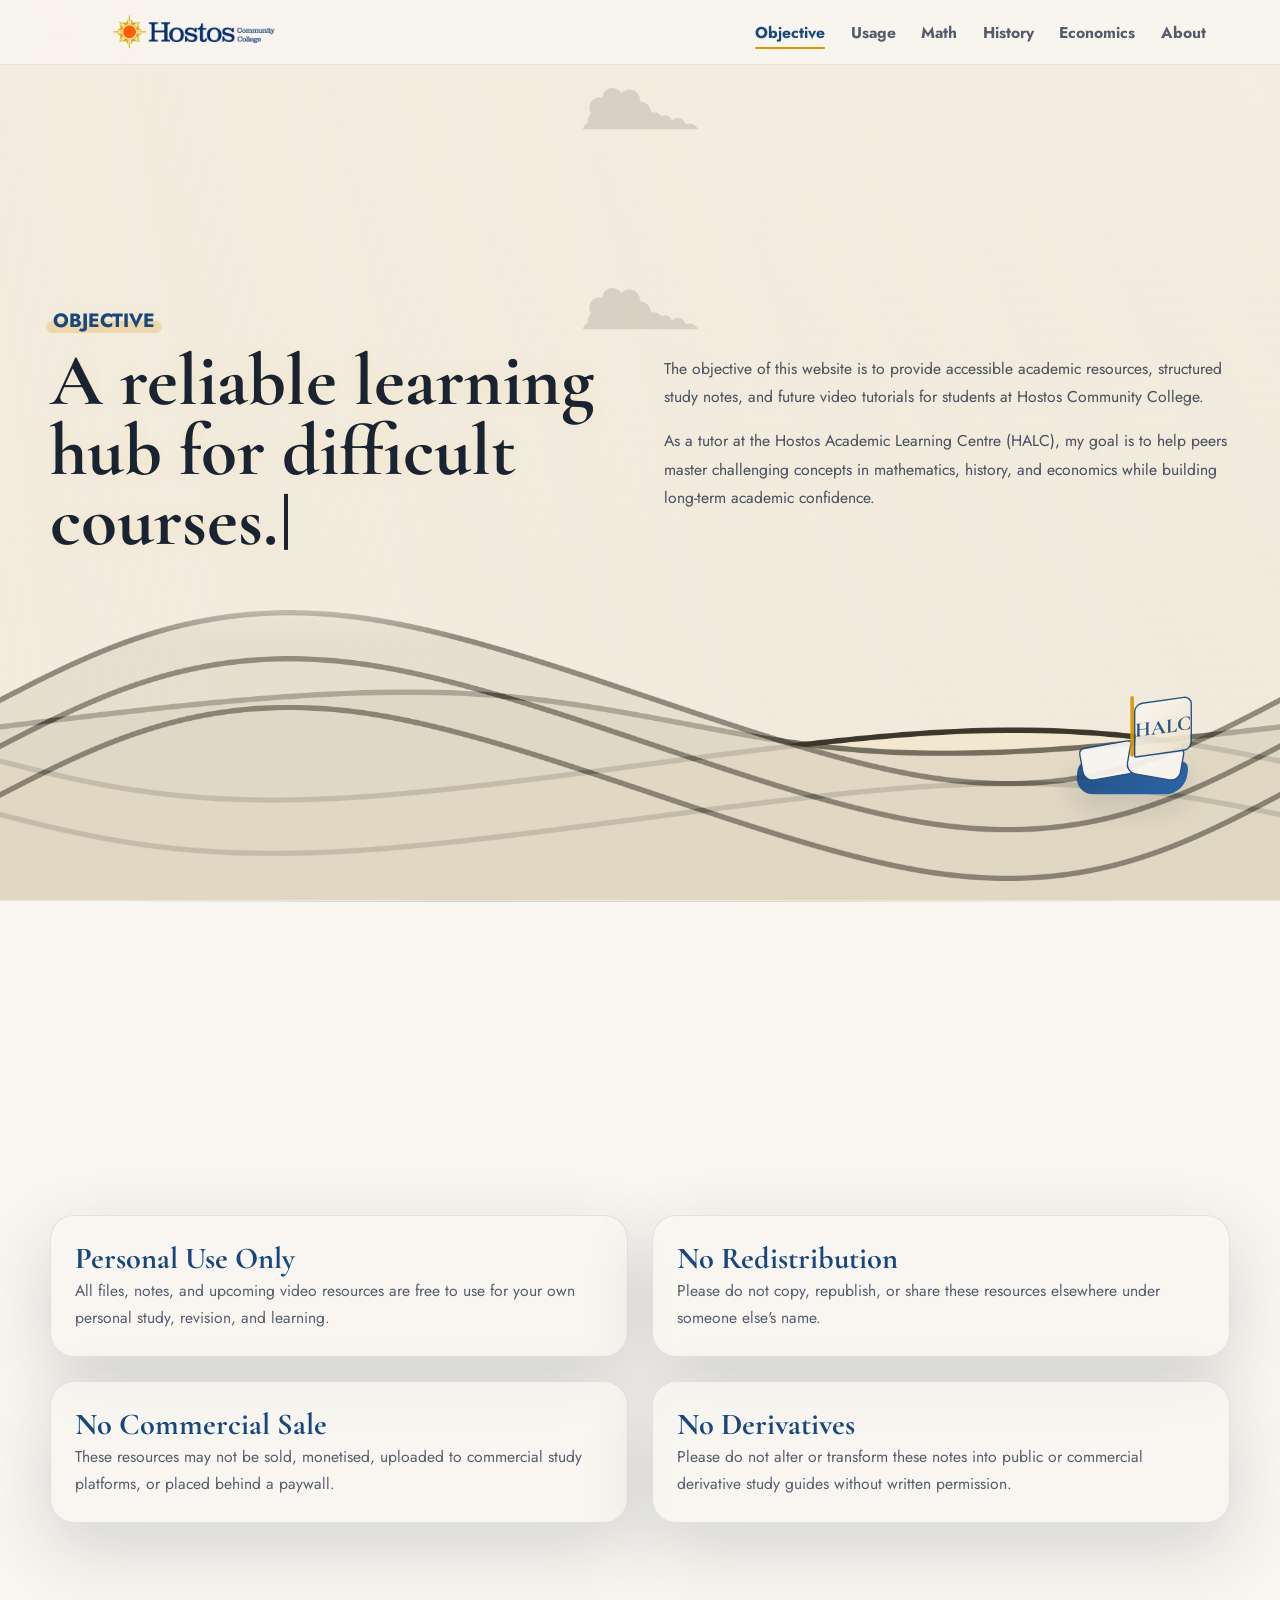
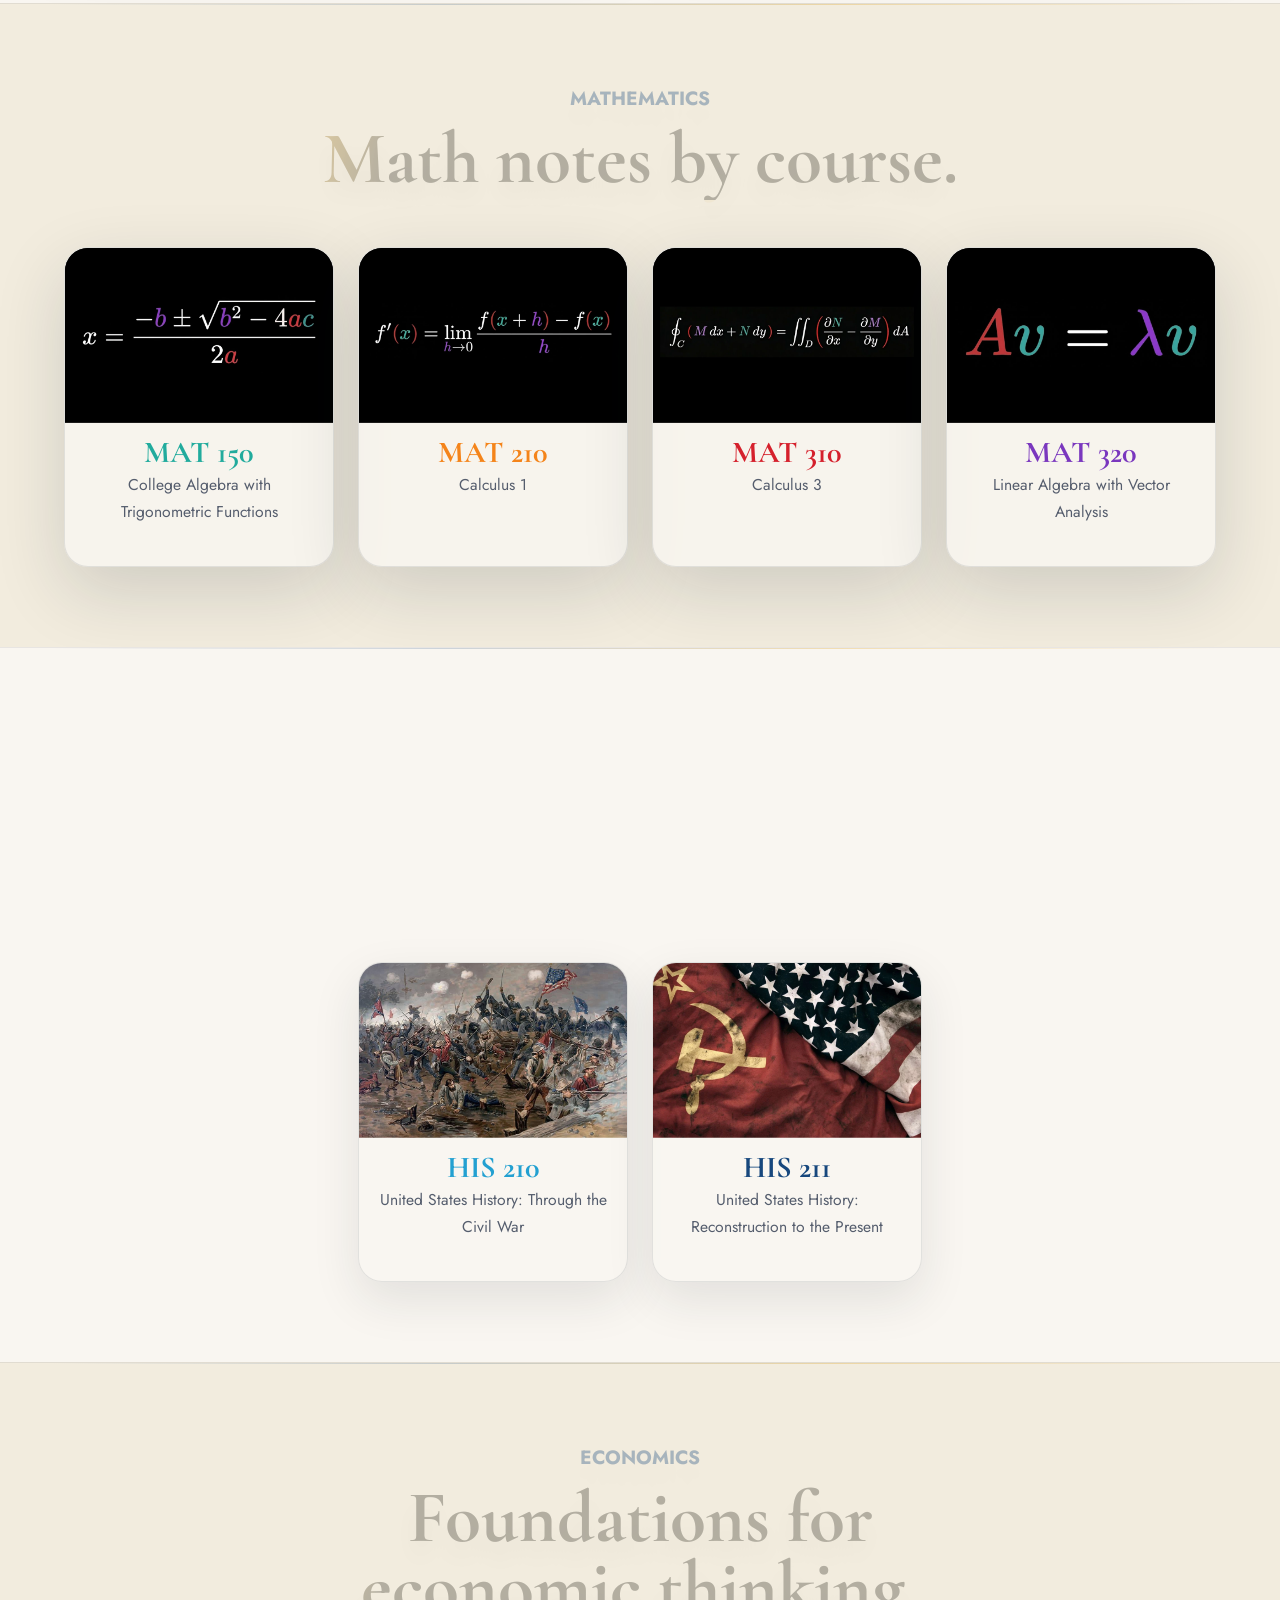
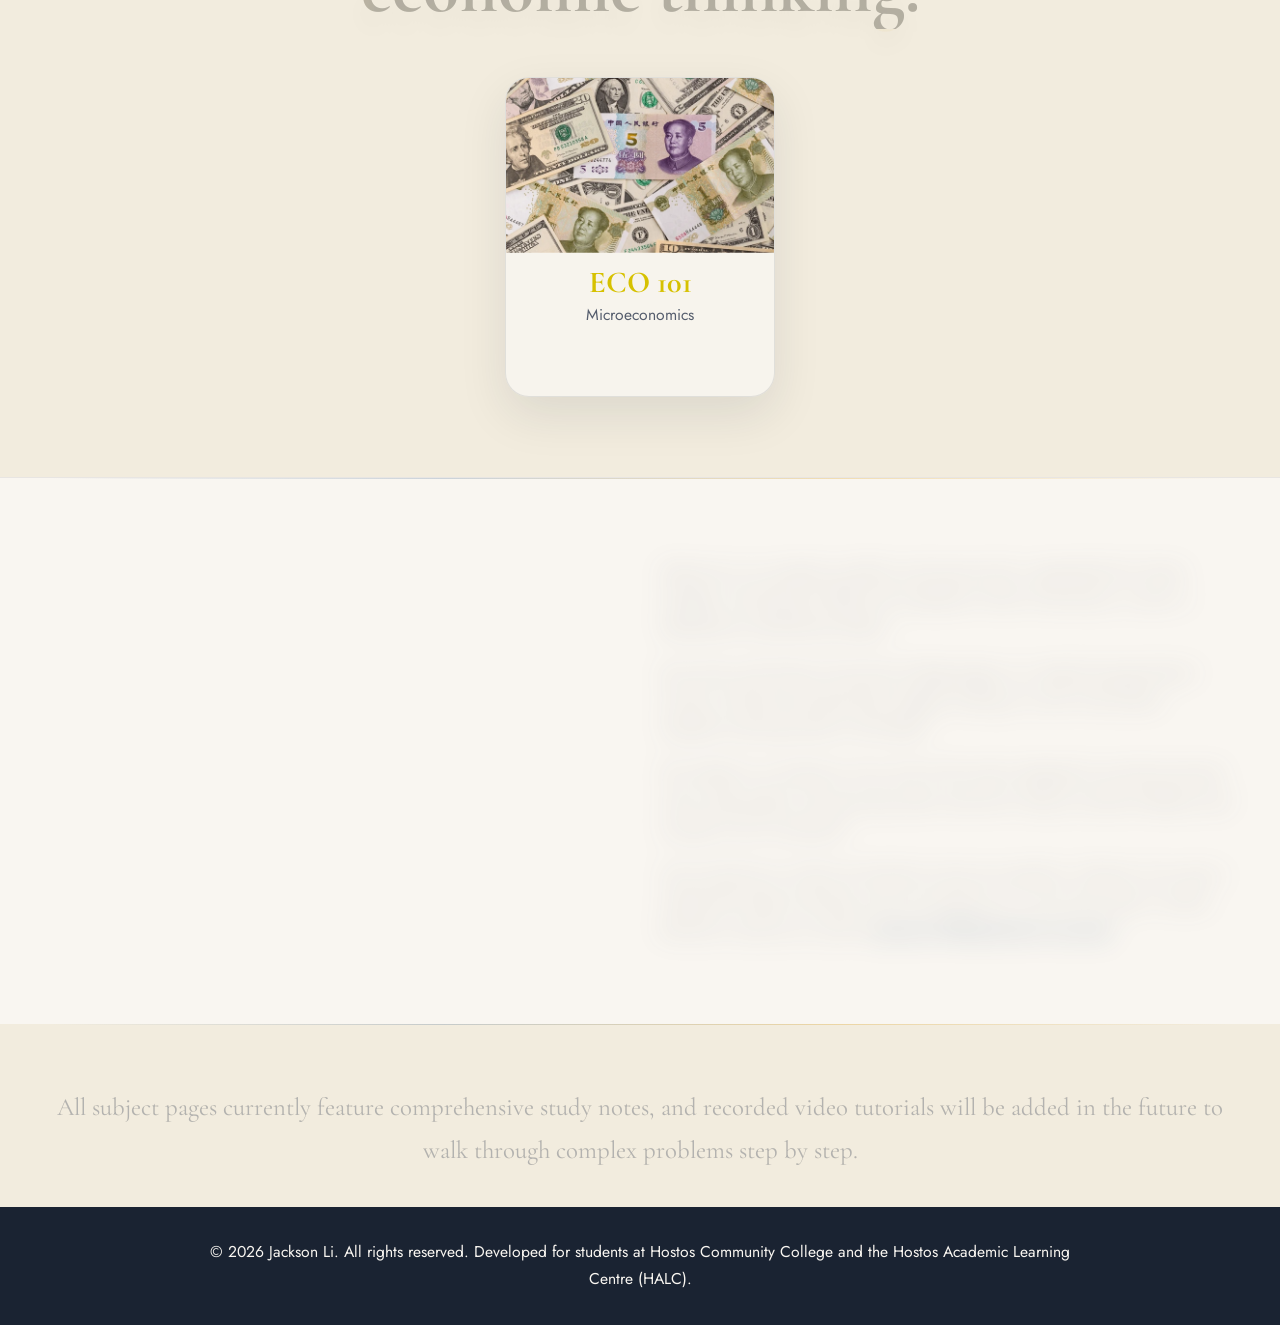
<file: index.html>
<!DOCTYPE html>
<html lang="en">
<head>
  <meta charset="UTF-8">
  <meta name="viewport" content="width=device-width, initial-scale=1.0">
  <meta name="description" content="Jackson Li's HALC academic resource hub for math, history, and economics notes.">
  <title>Advancing student learning through accessible resources.</title>
  <link rel="preconnect" href="https://fonts.googleapis.com">
  <link rel="preconnect" href="https://fonts.gstatic.com" crossorigin>
  <link href="https://fonts.googleapis.com/css2?family=Cormorant+Garamond:wght@600;700&family=Jost:wght@400;500;700&family=Petit+Formal+Script&display=swap" rel="stylesheet">
  <link rel="stylesheet" href="assets/css/styles.css">
</head>
<body>
  <header class="header" id="header">
    <nav class="nav container">
      <a href="#home" class="nav__logo">
        <img src="85aa596e3fba6a7ecd5890282c85e736.jpg" alt="Hostos Community College">
      </a>

      <button class="nav__toggle" id="nav-toggle" aria-label="Open menu" aria-expanded="false">
        <span></span>
        <span></span>
      </button>

      <div class="nav__menu" id="nav-menu">
        <ul class="nav__list">
          <li><a href="#home" class="nav__link">Objective</a></li>
          <li><a href="#usage" class="nav__link">Usage</a></li>
          <li><a href="#math" class="nav__link">Math</a></li>
          <li><a href="#history" class="nav__link">History</a></li>
          <li><a href="#economics" class="nav__link">Economics</a></li>
          <li><a href="#about" class="nav__link">About</a></li>
        </ul>
      </div>
    </nav>
  </header>

  <main class="main">
    <section class="home section" id="home">
      <div class="home-background" aria-hidden="true"></div>

      <img src="assets/img/cloud.svg" alt="" class="cloud cloud--1">
      <img src="assets/img/cloud.svg" alt="" class="cloud cloud--2">
      <img src="assets/img/cloud.svg" alt="" class="cloud cloud--3">

      <div class="home__container container">
        <div class="section__header reveal">
          <span class="section__subtitle">Objective</span>
          <h1 class="section__title">A reliable learning hub for difficult courses.</h1>
        </div>

        <div class="intro__content reveal">
          <p>
            The objective of this website is to provide accessible academic resources, structured study notes, and future video tutorials for students at Hostos Community College.
          </p>
          <p>
            As a tutor at the Hostos Academic Learning Centre (HALC), my goal is to help peers master challenging concepts in mathematics, history, and economics while building long-term academic confidence.
          </p>
        </div>
      </div>


      <div class="home__visual" aria-hidden="true">
        <div class="study-ship">
          <div class="study-ship__book"></div>
          <div class="study-ship__page study-ship__page--left"></div>
          <div class="study-ship__page study-ship__page--right"></div>
          <div class="study-ship__mast"></div>
          <div class="study-ship__sail">HALC</div>
        </div>
      </div>

      <div class="waves" aria-hidden="true">
        <div class="waves__track waves__track--1">
          <img src="assets/img/waves-1.png" alt="" class="waves__layer">
          <img src="assets/img/waves-1.png" alt="" class="waves__layer">
        </div>
        <div class="waves__track waves__track--2">
          <img src="assets/img/waves-2.png" alt="" class="waves__layer">
          <img src="assets/img/waves-2.png" alt="" class="waves__layer">
        </div>
        <div class="waves__track waves__track--3">
          <img src="assets/img/waves-3.png" alt="" class="waves__layer">
          <img src="assets/img/waves-3.png" alt="" class="waves__layer">
        </div>
      </div>
    </section>

    <section class="section policy" id="usage">
      <div class="container">
        <div class="section__header center reveal">
          <span class="section__subtitle">Usage</span>
          <h2 class="section__title">Free to study from, protected from misuse.</h2>
        </div>
        <div class="policy__grid">
          <article class="policy__card reveal">
            <h3>Personal Use Only</h3>
            <p>All files, notes, and upcoming video resources are free to use for your own personal study, revision, and learning.</p>
          </article>
          <article class="policy__card reveal">
            <h3>No Redistribution</h3>
            <p>Please do not copy, republish, or share these resources elsewhere under someone else's name.</p>
          </article>
          <article class="policy__card reveal">
            <h3>No Commercial Sale</h3>
            <p>These resources may not be sold, monetised, uploaded to commercial study platforms, or placed behind a paywall.</p>
          </article>
          <article class="policy__card reveal">
            <h3>No Derivatives</h3>
            <p>Please do not alter or transform these notes into public or commercial derivative study guides without written permission.</p>
          </article>
        </div>
      </div>
    </section>

    <section class="section courses" id="math">
      <div class="container">
        <div class="section__header center reveal">
          <span class="section__subtitle">Mathematics</span>
          <h2 class="section__title">Math notes by course.</h2>
        </div>
        <div class="course-grid course-grid--four">
          <a href="courses/mat150.html" class="course-card course-card--mat150 reveal reveal--card" style="--reveal-delay: 0ms">
            <img src="assets/img/provided/mat150-quadratic-formula.webp" alt="">
            <h3>MAT 150</h3>
            <p>College Algebra with Trigonometric Functions</p>
          </a>
          <a href="courses/mat210.html" class="course-card course-card--mat210 reveal reveal--card" style="--reveal-delay: 90ms">
            <img src="assets/img/provided/calc1-limit-definition.webp" alt="">
            <h3>MAT 210</h3>
            <p>Calculus 1</p>
          </a>
          <a href="courses/mat310.html" class="course-card course-card--mat310 reveal reveal--card" style="--reveal-delay: 180ms">
            <img src="assets/img/provided/calc3-greens-theorem.webp" alt="">
            <h3>MAT 310</h3>
            <p>Calculus 3</p>
          </a>
          <a href="courses/mat320.html" class="course-card course-card--mat320 reveal reveal--card" style="--reveal-delay: 270ms">
            <img src="assets/img/provided/linear-algebra-av-lambda-v.webp" alt="">
            <h3>MAT 320</h3>
            <p>Linear Algebra with Vector Analysis</p>
          </a>
        </div>
      </div>
    </section>

    <section class="section courses courses--alt" id="history">
      <div class="container">
        <div class="section__header center reveal">
          <span class="section__subtitle">History</span>
          <h2 class="section__title">United States history resources.</h2>
        </div>
<div class="course-grid course-grid--four">
  <a href="courses/his210.html" class="course-card course-card--his210 reveal reveal--card" style="--reveal-delay: 0ms">
            <img src="History/d73db351851a5090a79740d9665db3ad.jpg" alt="">
            <h3>HIS 210</h3>
            <p>United States History: Through the Civil War</p>
          </a>
          <a href="courses/his211.html" class="course-card course-card--his211 reveal reveal--card" style="--reveal-delay: 110ms">
            <img src="assets/img/provided/history-us-ussr-flags.webp" alt="">
            <h3>HIS 211</h3>
            <p>United States History: Reconstruction to the Present</p>
          </a>
        </div>
      </div>
    </section>

   <section class="section courses" id="economics">
  <div class="container">
    <div class="section__header center reveal">
      <span class="section__subtitle">Economics</span>
      <h2 class="section__title">Foundations for economic thinking.</h2>
    </div>

    <div class="course-grid course-grid--two">
      <a href="courses/eco101.html" class="course-card course-card--eco101 reveal reveal--card">
        <img src="assets/img/provided/economics-yuan-usd.webp" alt="">
        <h3>ECO 101</h3>
        <p>Microeconomics</p>
      </a>
    </div>
  </div>
</section>

    <section class="section about" id="about">
      <div class="container grid two-column">
        <div class="section__header reveal">
          <span class="section__subtitle">About</span>
          <h2 class="section__title">Hi, I'm Jackson.</h2>
        </div>
        <div class="about__content reveal">
          <p>
            Welcome to my academic portfolio and resource hub. I graduated from Hunter College in the Spring of 2026 with a Bachelor of Arts in Economics, a minor in Mathematics and Business Studies.
          </p>
          <p>
            My journey with Hostos Community College began as a student through ePermit courses, and later continued when I began working as a tutor at the Hostos Academic Learning Centre in Fall 2025.
          </p>
          <p>
            This website is an extension of my work at the centre, designed to provide structured notes, study guides, and upcoming video resources to help you build confidence and succeed in your coursework.
          </p>
          <p>
            You're welcome to contact me should you have any questions. Likewise, if you spot a mistake that needs correcting, want to say thank you, or just want to get in contact, feel free to send me an email at <a href="mailto:jackson.li19@myhunter.cuny.edu">jackson.li19@myhunter.cuny.edu</a>.
          </p>
        </div>
      </div>
    </section>

    <section class="section notice">
      <div class="container reveal">
        <p>
          All subject pages currently feature comprehensive study notes, and recorded video tutorials will be added in the future to walk through complex problems step by step.
        </p>
      </div>
    </section>
  </main>

  <footer class="footer">
    <p>&copy; 2026 Jackson Li. All rights reserved. Developed for students at Hostos Community College and the Hostos Academic Learning Centre (HALC).</p>
  </footer>
  <script src="assets/js/main.js"></script>
</body>
</html>
</file>
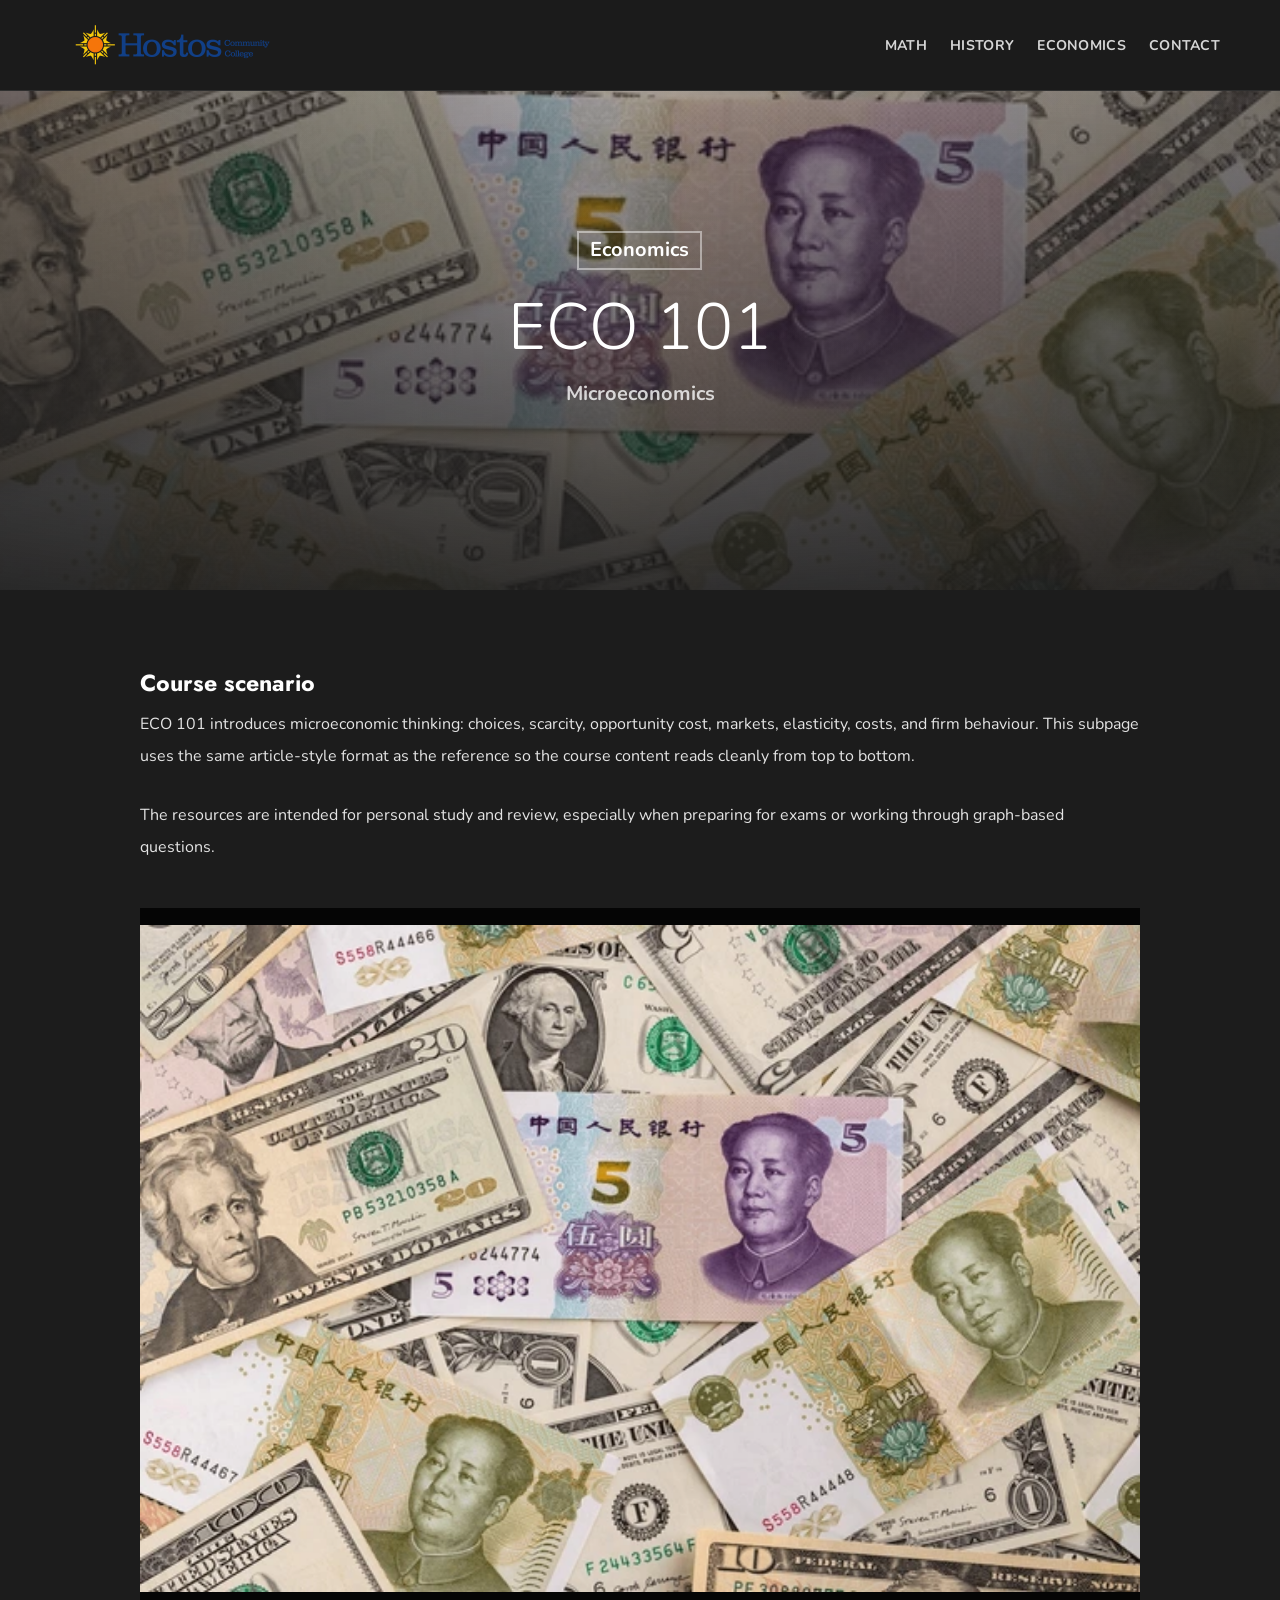
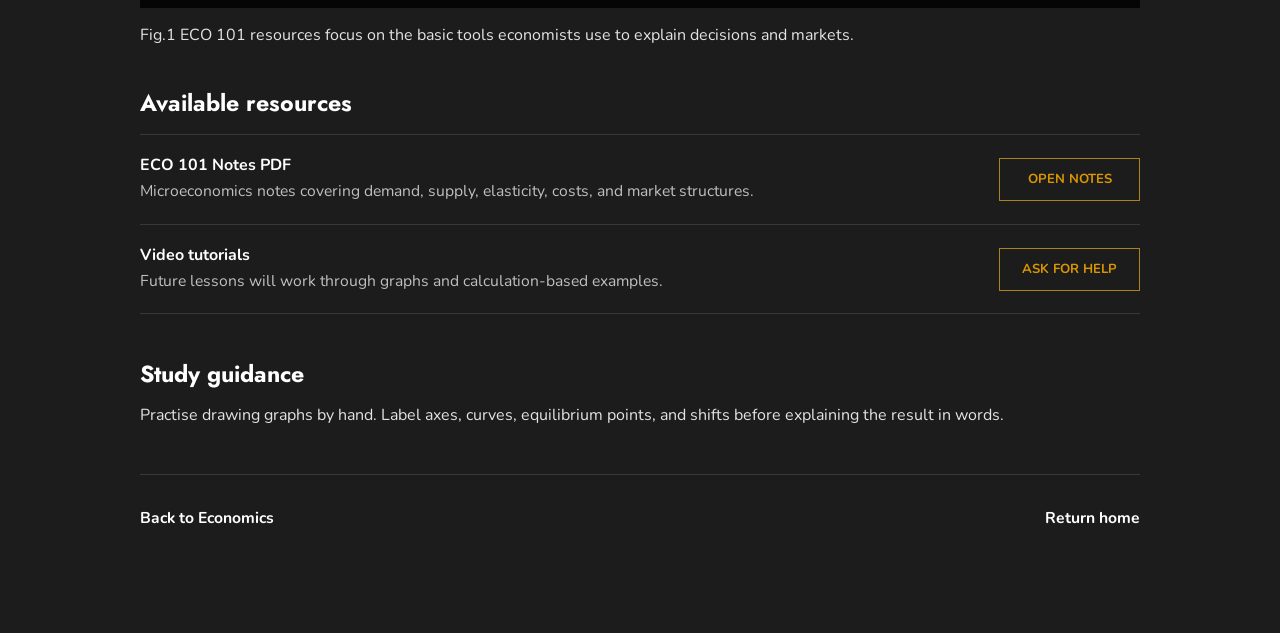
<file: courses/eco101.html>
<!DOCTYPE html>
<html lang="en">
<head>
  <meta charset="UTF-8">
  <meta name="viewport" content="width=device-width, initial-scale=1.0">
  <meta name="description" content="ECO 101 notes and resources for Hostos students.">
  <title>ECO 101 Resources | HALC</title>
  <link rel="preconnect" href="https://fonts.googleapis.com">
  <link rel="preconnect" href="https://fonts.gstatic.com" crossorigin>
  <link href="https://fonts.googleapis.com/css2?family=Cormorant+Garamond:wght@600;700&family=Jost:wght@300;400;500;700&family=Nunito:wght@300;400;500;700&family=Petit+Formal+Script&display=swap" rel="stylesheet">
  <link rel="stylesheet" href="../assets/css/styles.css">
</head>
<body class="course-article">
  <header class="header" id="header"><nav class="nav container"><a href="../index.html#home" class="nav__logo"><img src="../85aa596e3fba6a7ecd5890282c85e736.jpg" alt="Hostos Community College"></a><button class="nav__toggle" id="nav-toggle" aria-label="Open menu" aria-expanded="false"><span></span><span></span></button><div class="nav__menu" id="nav-menu"><ul class="nav__list"><li><a href="../index.html#math" class="nav__link">Math</a></li><li><a href="../index.html#history" class="nav__link">History</a></li><li><a href="../index.html#economics" class="nav__link">Economics</a></li><li><a href="../index.html#about" class="nav__link">Contact</a></li></ul></div></nav></header>
  <main class="article-page">
    <section class="article-hero" style="--hero-image: url('../../assets/img/provided/economics-yuan-usd.webp');"><div class="article-hero__inner"><a class="article-hero__category" href="../index.html#economics">Economics</a><h1 class="article-hero__title">ECO 101</h1><div class="article-hero__meta"><span>Microeconomics</span></div></div></section>
    <section class="article-content"><article>
      <h2><strong>Course scenario</strong></h2>
      <p>ECO 101 introduces microeconomic thinking: choices, scarcity, opportunity cost, markets, elasticity, costs, and firm behaviour. This subpage uses the same article-style format as the reference so the course content reads cleanly from top to bottom.</p>
      <p>The resources are intended for personal study and review, especially when preparing for exams or working through graph-based questions.</p>
      <figure class="article-image"><img src="../assets/img/provided/economics-yuan-usd.webp" alt="Currency image for ECO 101"></figure>
      <p class="article-caption">Fig.1 ECO 101 resources focus on the basic tools economists use to explain decisions and markets.</p>
      <h3><strong>Available resources</strong></h3>
      <div class="article-resource-list"><div class="article-resource"><div><strong>ECO 101 Notes PDF</strong><span>Microeconomics notes covering demand, supply, elasticity, costs, and market structures.</span></div><a class="article-button" href="../Notes/ECO-101-notes.pdf">Open notes</a></div><div class="article-resource"><div><strong>Video tutorials</strong><span>Future lessons will work through graphs and calculation-based examples.</span></div><a class="article-button" href="../index.html#about">Ask for help</a></div></div>
      <h3><strong>Study guidance</strong></h3>
      <p>Practise drawing graphs by hand. Label axes, curves, equilibrium points, and shifts before explaining the result in words.</p>
      <nav class="article-footer-nav" aria-label="Course navigation"><a href="../index.html#economics">Back to Economics</a><a href="../index.html#home">Return home</a></nav>
    </article></section>
  </main>
  <script src="../assets/js/main.js"></script>
</body>
</html>
</file>
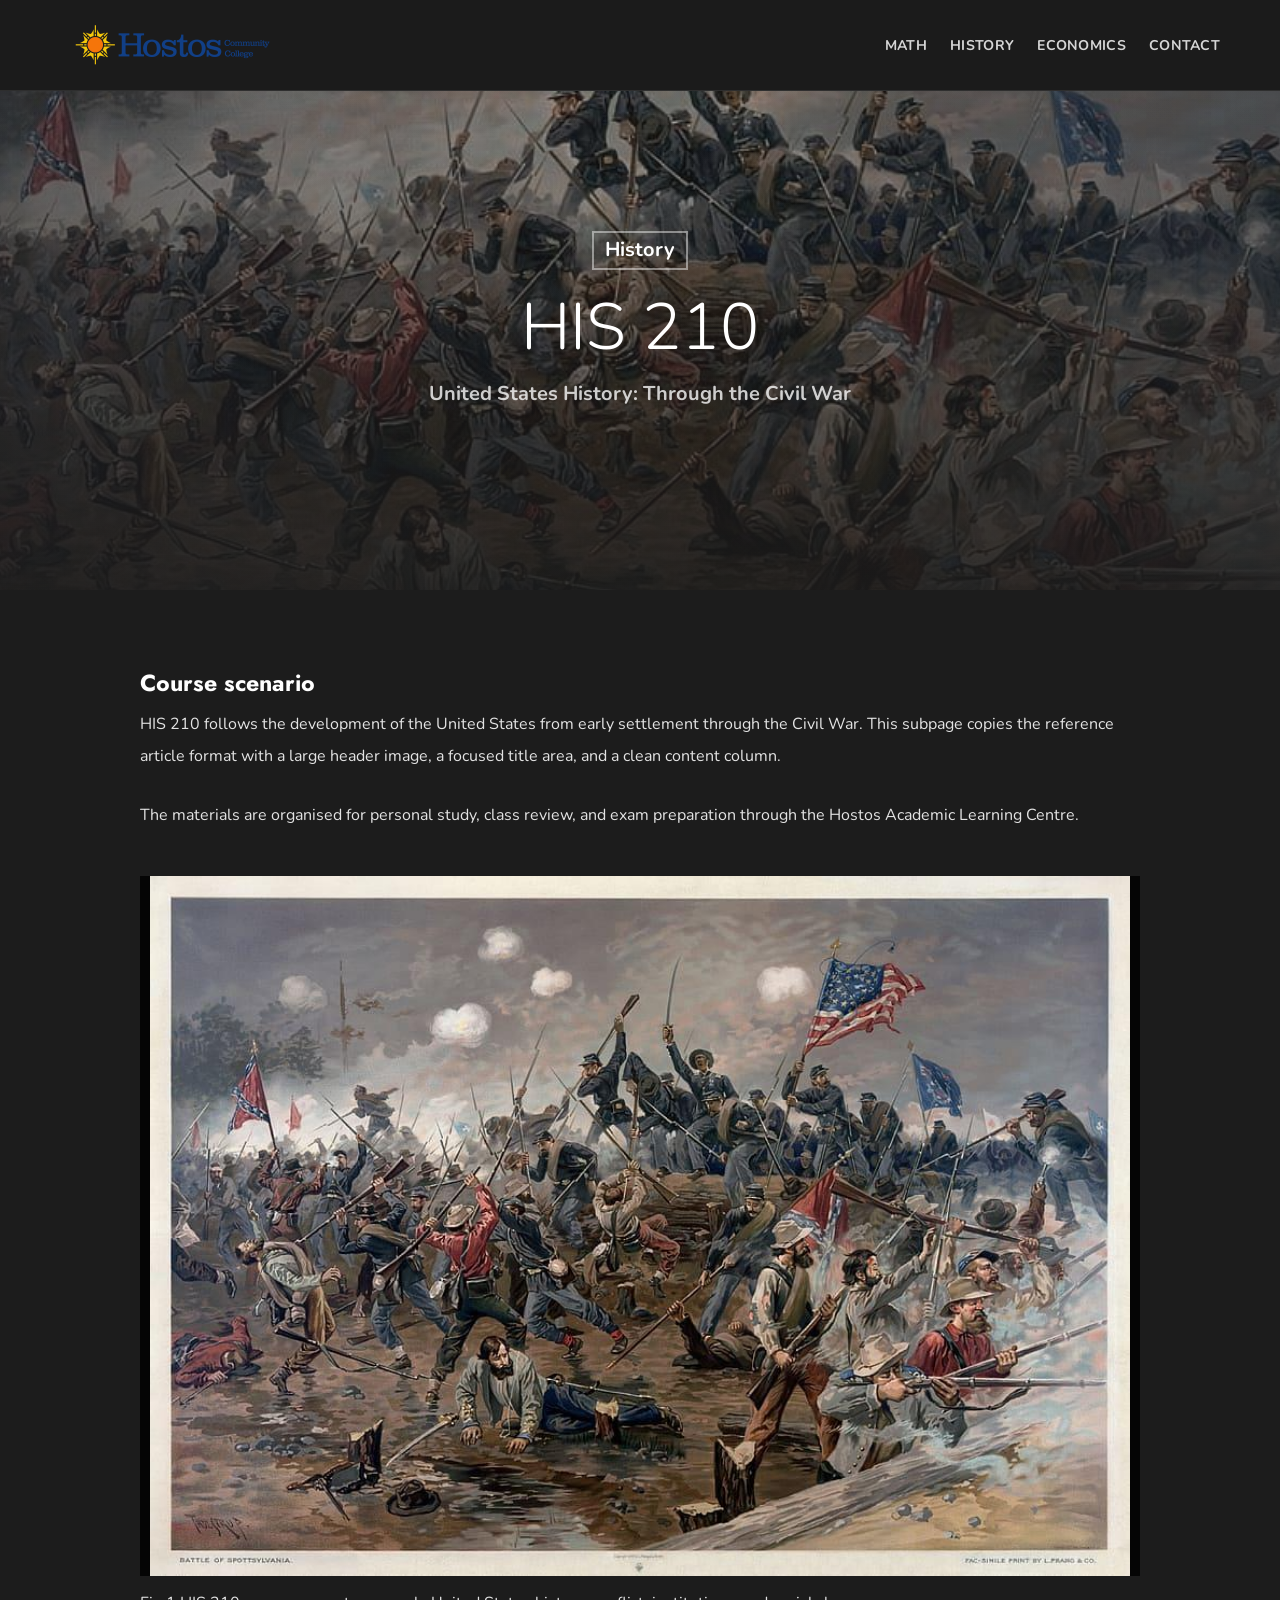
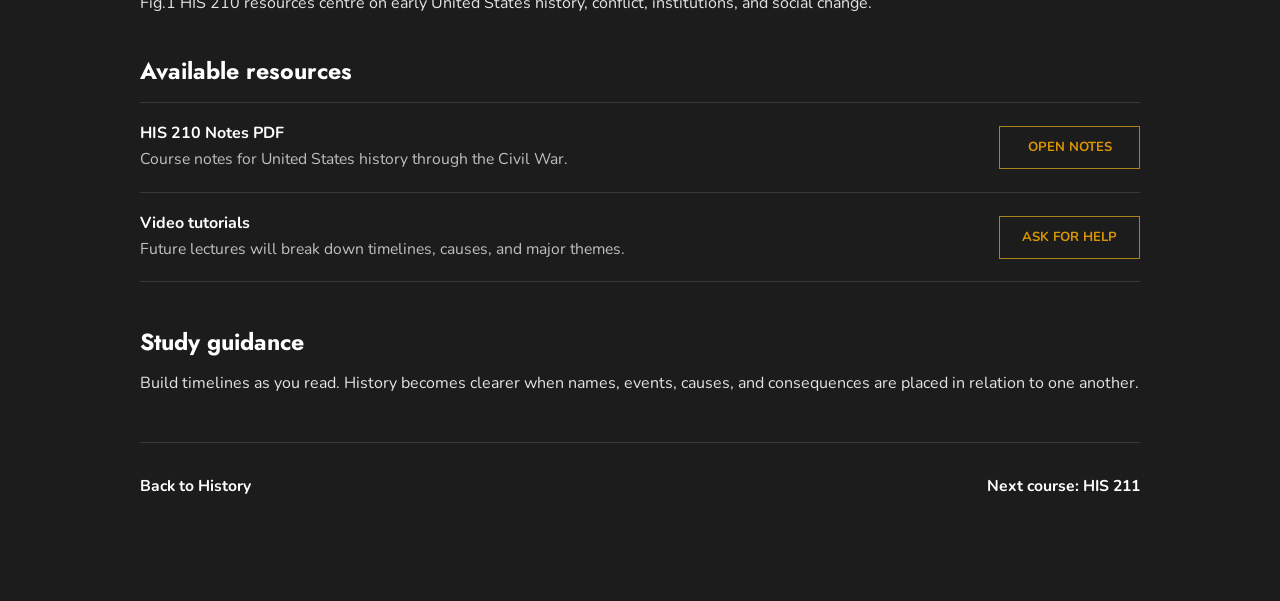
<file: courses/his210.html>
<!DOCTYPE html>
<html lang="en">
<head>
  <meta charset="UTF-8">
  <meta name="viewport" content="width=device-width, initial-scale=1.0">
  <meta name="description" content="HIS 210 notes and resources for Hostos students.">
  <title>HIS 210 Resources | HALC</title>
  <link rel="preconnect" href="https://fonts.googleapis.com">
  <link rel="preconnect" href="https://fonts.gstatic.com" crossorigin>
  <link href="https://fonts.googleapis.com/css2?family=Cormorant+Garamond:wght@600;700&family=Jost:wght@300;400;500;700&family=Nunito:wght@300;400;500;700&family=Petit+Formal+Script&display=swap" rel="stylesheet">
  <link rel="stylesheet" href="../assets/css/styles.css">
</head>
<body class="course-article">
  <header class="header" id="header">
    <nav class="nav container">
      <a href="../index.html#home" class="nav__logo"><img src="../85aa596e3fba6a7ecd5890282c85e736.jpg" alt="Hostos Community College"></a>
      <button class="nav__toggle" id="nav-toggle" aria-label="Open menu" aria-expanded="false"><span></span><span></span></button>
      <div class="nav__menu" id="nav-menu"><ul class="nav__list"><li><a href="../index.html#math" class="nav__link">Math</a></li><li><a href="../index.html#history" class="nav__link">History</a></li><li><a href="../index.html#economics" class="nav__link">Economics</a></li><li><a href="../index.html#about" class="nav__link">Contact</a></li></ul></div>
    </nav>
  </header>
  <main class="article-page">
    <section class="article-hero" style="--hero-image: url('../../History/d73db351851a5090a79740d9665db3ad.jpg');">
      <div class="article-hero__inner"><a class="article-hero__category" href="../index.html#history">History</a><h1 class="article-hero__title">HIS 210</h1><div class="article-hero__meta"><span>United States History: Through the Civil War</span></div></div>
    </section>
    <section class="article-content"><article>
      <h2><strong>Course scenario</strong></h2>
      <p>HIS 210 follows the development of the United States from early settlement through the Civil War. This subpage copies the reference article format with a large header image, a focused title area, and a clean content column.</p>
      <p>The materials are organised for personal study, class review, and exam preparation through the Hostos Academic Learning Centre.</p>
      <figure class="article-image"><img src="../History/d73db351851a5090a79740d9665db3ad.jpg" alt="Historical course image for HIS 210"></figure>
      <p class="article-caption">Fig.1 HIS 210 resources centre on early United States history, conflict, institutions, and social change.</p>
      <h3><strong>Available resources</strong></h3>
      <div class="article-resource-list"><div class="article-resource"><div><strong>HIS 210 Notes PDF</strong><span>Course notes for United States history through the Civil War.</span></div><a class="article-button" href="../Notes/HIS-210-notes.pdf">Open notes</a></div><div class="article-resource"><div><strong>Video tutorials</strong><span>Future lectures will break down timelines, causes, and major themes.</span></div><a class="article-button" href="../index.html#about">Ask for help</a></div></div>
      <h3><strong>Study guidance</strong></h3>
      <p>Build timelines as you read. History becomes clearer when names, events, causes, and consequences are placed in relation to one another.</p>
      <nav class="article-footer-nav" aria-label="Course navigation"><a href="../index.html#history">Back to History</a><a href="his211.html">Next course: HIS 211</a></nav>
    </article></section>
  </main>
  <script src="../assets/js/main.js"></script>
</body>
</html>
</file>
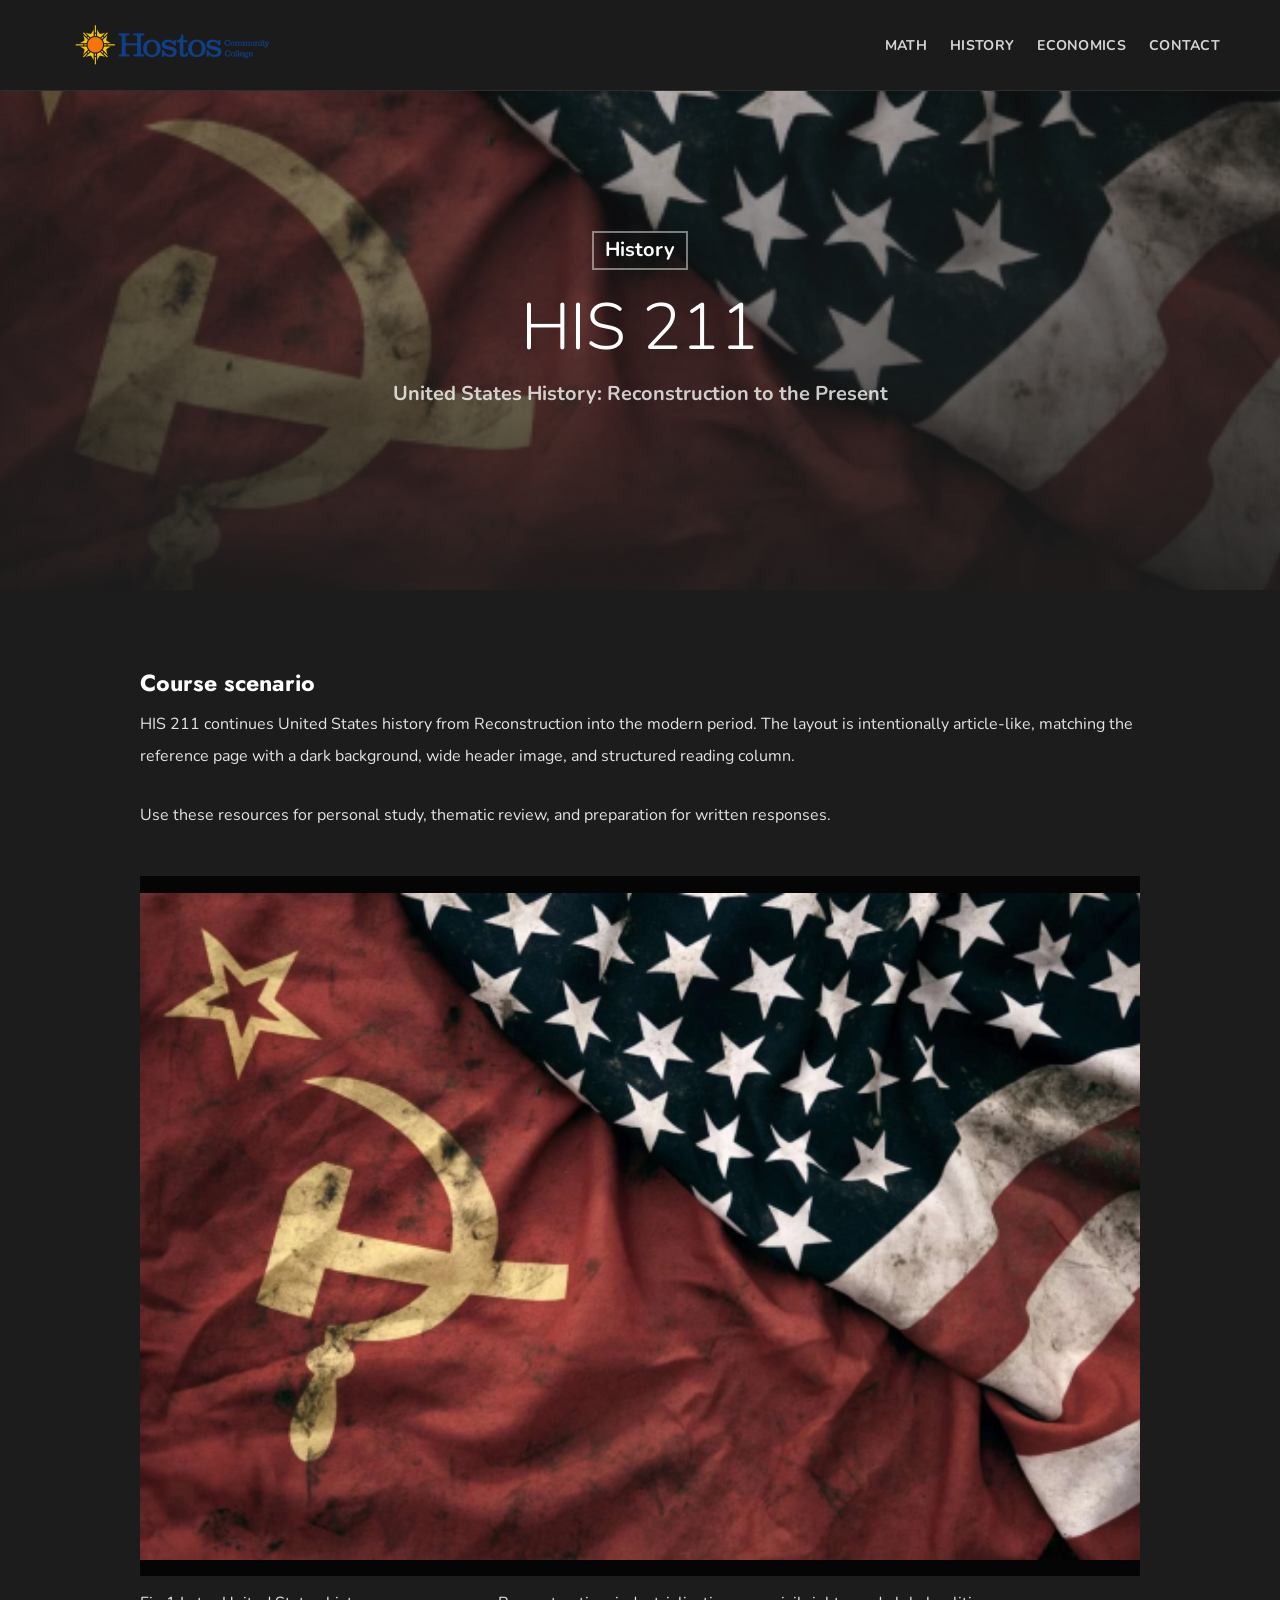
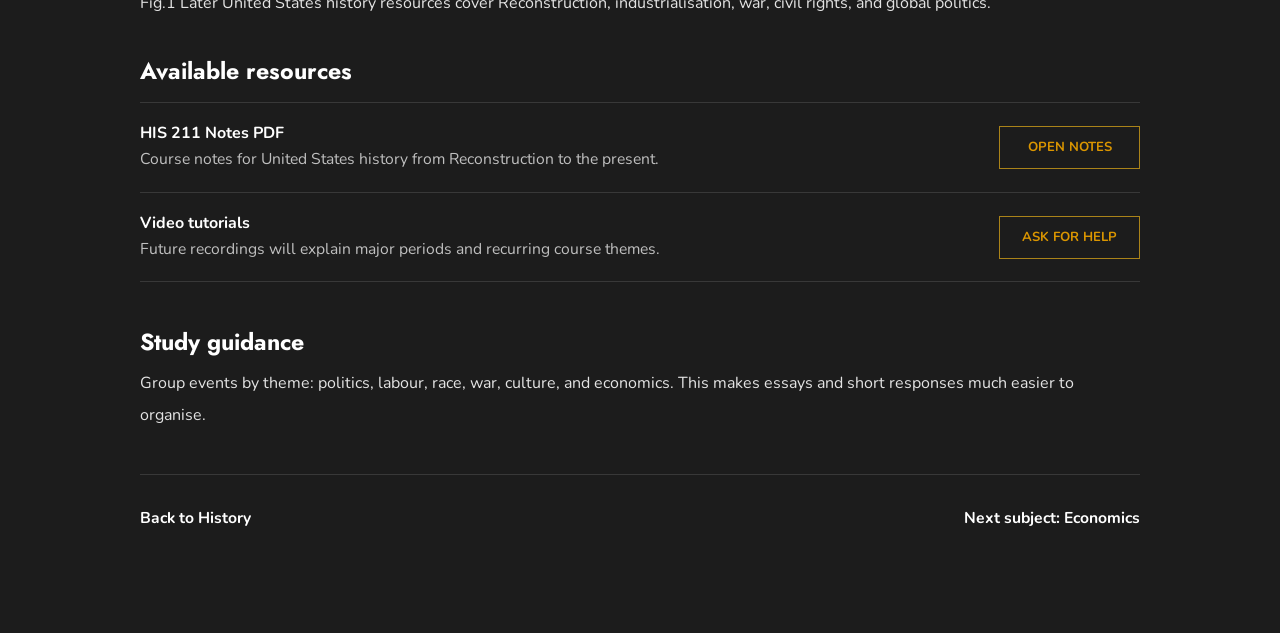
<file: courses/his211.html>
<!DOCTYPE html>
<html lang="en">
<head>
  <meta charset="UTF-8">
  <meta name="viewport" content="width=device-width, initial-scale=1.0">
  <meta name="description" content="HIS 211 notes and resources for Hostos students.">
  <title>HIS 211 Resources | HALC</title>
  <link rel="preconnect" href="https://fonts.googleapis.com">
  <link rel="preconnect" href="https://fonts.gstatic.com" crossorigin>
  <link href="https://fonts.googleapis.com/css2?family=Cormorant+Garamond:wght@600;700&family=Jost:wght@300;400;500;700&family=Nunito:wght@300;400;500;700&family=Petit+Formal+Script&display=swap" rel="stylesheet">
  <link rel="stylesheet" href="../assets/css/styles.css">
</head>
<body class="course-article">
  <header class="header" id="header"><nav class="nav container"><a href="../index.html#home" class="nav__logo"><img src="../85aa596e3fba6a7ecd5890282c85e736.jpg" alt="Hostos Community College"></a><button class="nav__toggle" id="nav-toggle" aria-label="Open menu" aria-expanded="false"><span></span><span></span></button><div class="nav__menu" id="nav-menu"><ul class="nav__list"><li><a href="../index.html#math" class="nav__link">Math</a></li><li><a href="../index.html#history" class="nav__link">History</a></li><li><a href="../index.html#economics" class="nav__link">Economics</a></li><li><a href="../index.html#about" class="nav__link">Contact</a></li></ul></div></nav></header>
  <main class="article-page">
    <section class="article-hero" style="--hero-image: url('../../assets/img/provided/history-us-ussr-flags.webp');"><div class="article-hero__inner"><a class="article-hero__category" href="../index.html#history">History</a><h1 class="article-hero__title">HIS 211</h1><div class="article-hero__meta"><span>United States History: Reconstruction to the Present</span></div></div></section>
    <section class="article-content"><article>
      <h2><strong>Course scenario</strong></h2>
      <p>HIS 211 continues United States history from Reconstruction into the modern period. The layout is intentionally article-like, matching the reference page with a dark background, wide header image, and structured reading column.</p>
      <p>Use these resources for personal study, thematic review, and preparation for written responses.</p>
      <figure class="article-image"><img src="../assets/img/provided/history-us-ussr-flags.webp" alt="United States and USSR flags for HIS 211"></figure>
      <p class="article-caption">Fig.1 Later United States history resources cover Reconstruction, industrialisation, war, civil rights, and global politics.</p>
      <h3><strong>Available resources</strong></h3>
      <div class="article-resource-list"><div class="article-resource"><div><strong>HIS 211 Notes PDF</strong><span>Course notes for United States history from Reconstruction to the present.</span></div><a class="article-button" href="../Notes/HIS-211-notes.pdf">Open notes</a></div><div class="article-resource"><div><strong>Video tutorials</strong><span>Future recordings will explain major periods and recurring course themes.</span></div><a class="article-button" href="../index.html#about">Ask for help</a></div></div>
      <h3><strong>Study guidance</strong></h3>
      <p>Group events by theme: politics, labour, race, war, culture, and economics. This makes essays and short responses much easier to organise.</p>
      <nav class="article-footer-nav" aria-label="Course navigation"><a href="../index.html#history">Back to History</a><a href="eco101.html">Next subject: Economics</a></nav>
    </article></section>
  </main>
  <script src="../assets/js/main.js"></script>
</body>
</html>
</file>
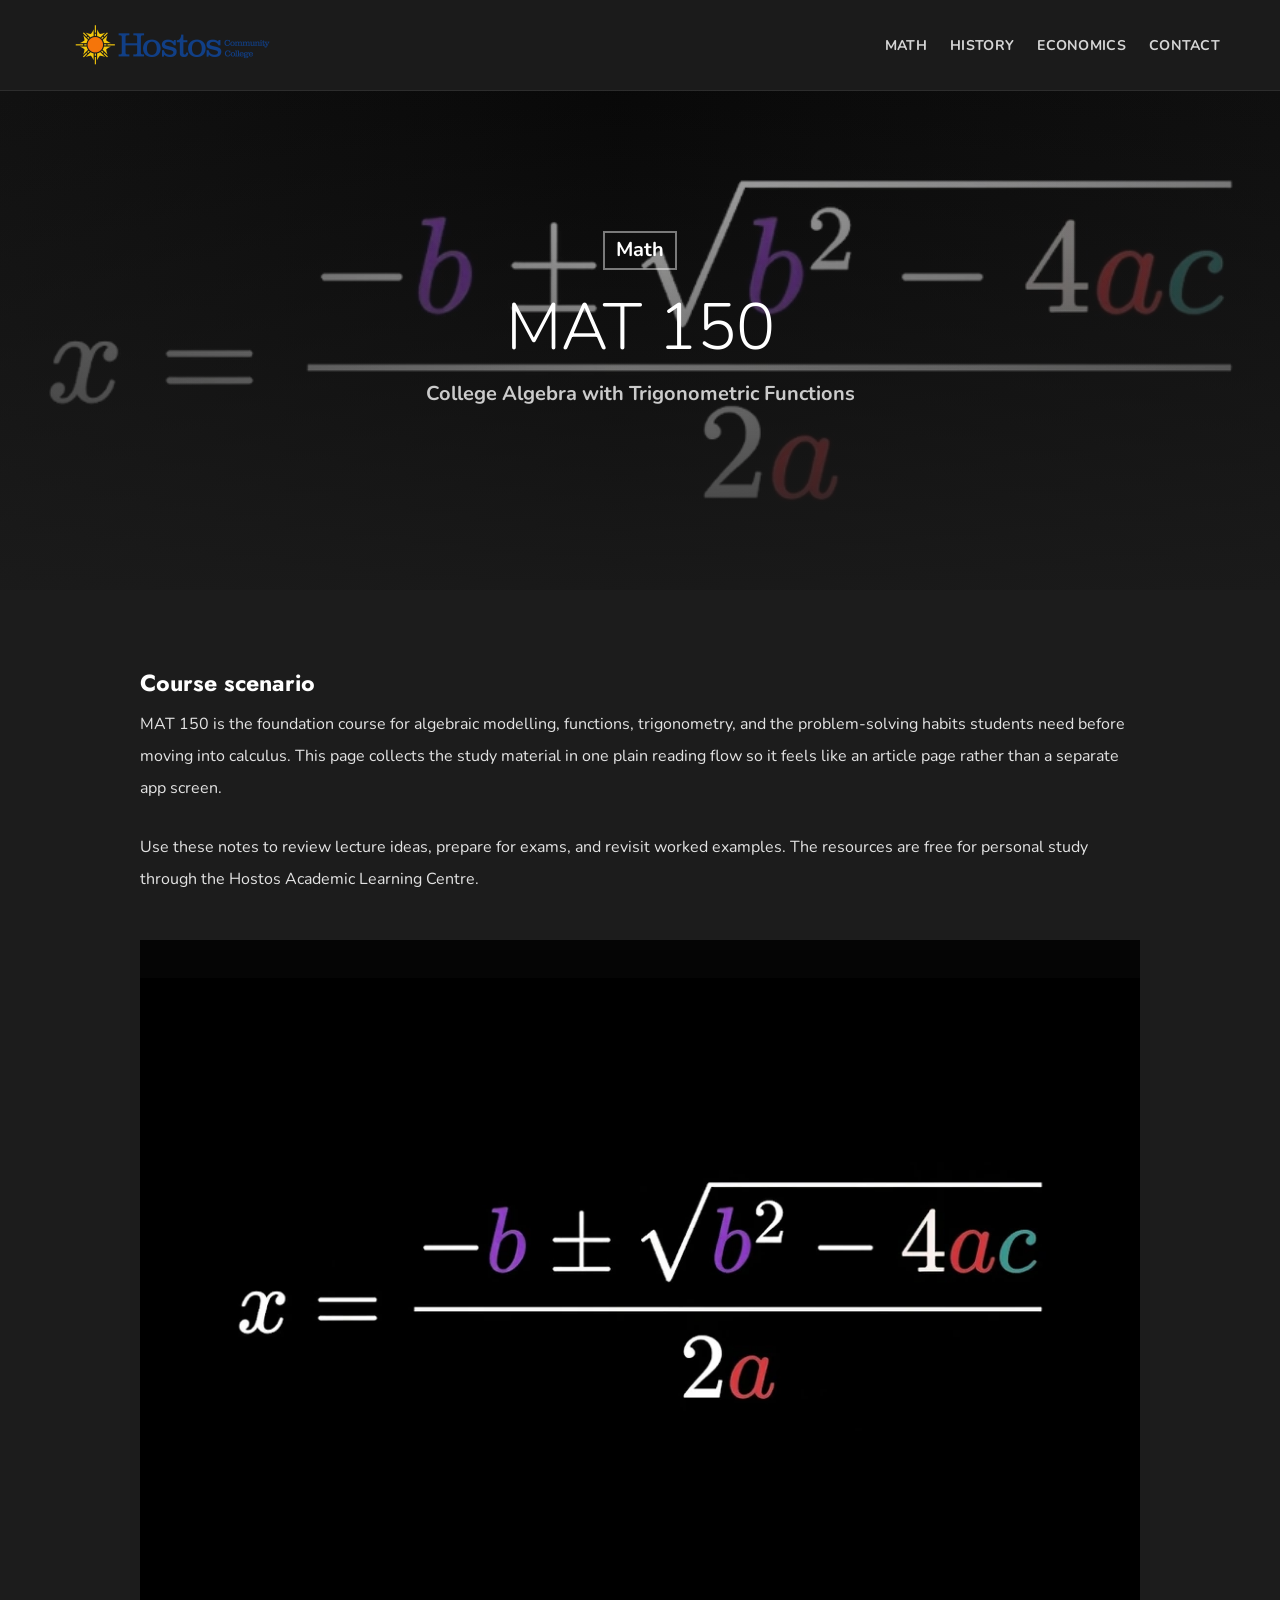
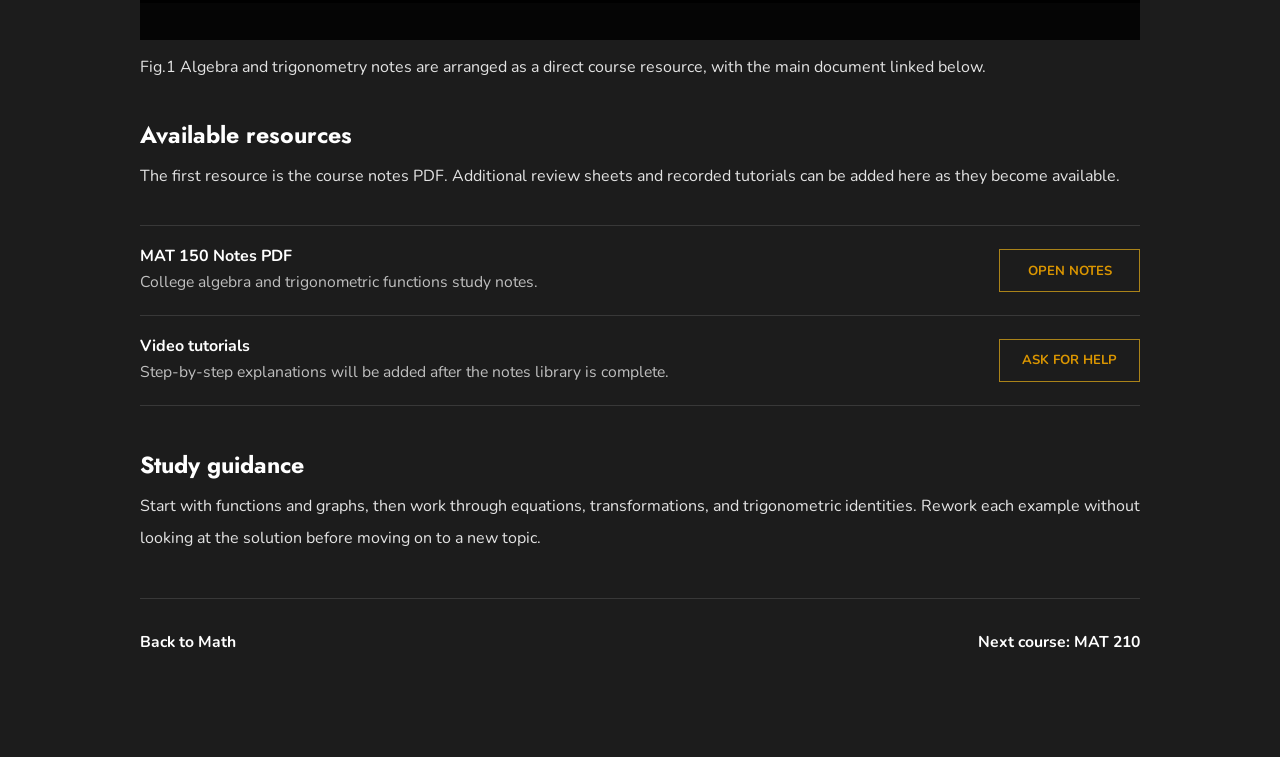
<file: courses/mat150.html>
<!DOCTYPE html>
<html lang="en">
<head>
  <meta charset="UTF-8">
  <meta name="viewport" content="width=device-width, initial-scale=1.0">
  <meta name="description" content="MAT 150 notes and resources for Hostos students.">
  <title>MAT 150 Resources | HALC</title>
  <link rel="preconnect" href="https://fonts.googleapis.com">
  <link rel="preconnect" href="https://fonts.gstatic.com" crossorigin>
  <link href="https://fonts.googleapis.com/css2?family=Cormorant+Garamond:wght@600;700&family=Jost:wght@300;400;500;700&family=Nunito:wght@300;400;500;700&family=Petit+Formal+Script&display=swap" rel="stylesheet">
  <link rel="stylesheet" href="../assets/css/styles.css">
</head>
<body class="course-article">
  <header class="header" id="header">
    <nav class="nav container">
      <a href="../index.html#home" class="nav__logo"><img src="../85aa596e3fba6a7ecd5890282c85e736.jpg" alt="Hostos Community College"></a>
      <button class="nav__toggle" id="nav-toggle" aria-label="Open menu" aria-expanded="false"><span></span><span></span></button>
      <div class="nav__menu" id="nav-menu">
        <ul class="nav__list">
          <li><a href="../index.html#math" class="nav__link">Math</a></li>
          <li><a href="../index.html#history" class="nav__link">History</a></li>
          <li><a href="../index.html#economics" class="nav__link">Economics</a></li>
          <li><a href="../index.html#about" class="nav__link">Contact</a></li>
        </ul>
      </div>
    </nav>
  </header>

  <main class="article-page">
    <section class="article-hero" style="--hero-image: url('../../assets/img/provided/mat150-quadratic-formula.webp');">
      <div class="article-hero__inner">
        <a class="article-hero__category" href="../index.html#math">Math</a>
        <h1 class="article-hero__title">MAT 150</h1>
        <div class="article-hero__meta"><span>College Algebra with Trigonometric Functions</span></div>
      </div>
    </section>

    <section class="article-content">
      <article>
        <h2><strong>Course scenario</strong></h2>
        <p>MAT 150 is the foundation course for algebraic modelling, functions, trigonometry, and the problem-solving habits students need before moving into calculus. This page collects the study material in one plain reading flow so it feels like an article page rather than a separate app screen.</p>
        <p>Use these notes to review lecture ideas, prepare for exams, and revisit worked examples. The resources are free for personal study through the Hostos Academic Learning Centre.</p>

        <figure class="article-image">
          <img src="../assets/img/provided/mat150-quadratic-formula.webp" alt="Quadratic formula notes for MAT 150">
        </figure>
        <p class="article-caption">Fig.1 Algebra and trigonometry notes are arranged as a direct course resource, with the main document linked below.</p>

        <h3><strong>Available resources</strong></h3>
        <p>The first resource is the course notes PDF. Additional review sheets and recorded tutorials can be added here as they become available.</p>
        <div class="article-resource-list">
          <div class="article-resource">
            <div><strong>MAT 150 Notes PDF</strong><span>College algebra and trigonometric functions study notes.</span></div>
            <a class="article-button" href="../Notes/MAT-150-notes.pdf">Open notes</a>
          </div>
          <div class="article-resource">
            <div><strong>Video tutorials</strong><span>Step-by-step explanations will be added after the notes library is complete.</span></div>
            <a class="article-button" href="../index.html#about">Ask for help</a>
          </div>
        </div>

        <h3><strong>Study guidance</strong></h3>
        <p>Start with functions and graphs, then work through equations, transformations, and trigonometric identities. Rework each example without looking at the solution before moving on to a new topic.</p>

        <nav class="article-footer-nav" aria-label="Course navigation">
          <a href="../index.html#math">Back to Math</a>
          <a href="mat210.html">Next course: MAT 210</a>
        </nav>
      </article>
    </section>
  </main>
  <script src="../assets/js/main.js"></script>
</body>
</html>
</file>
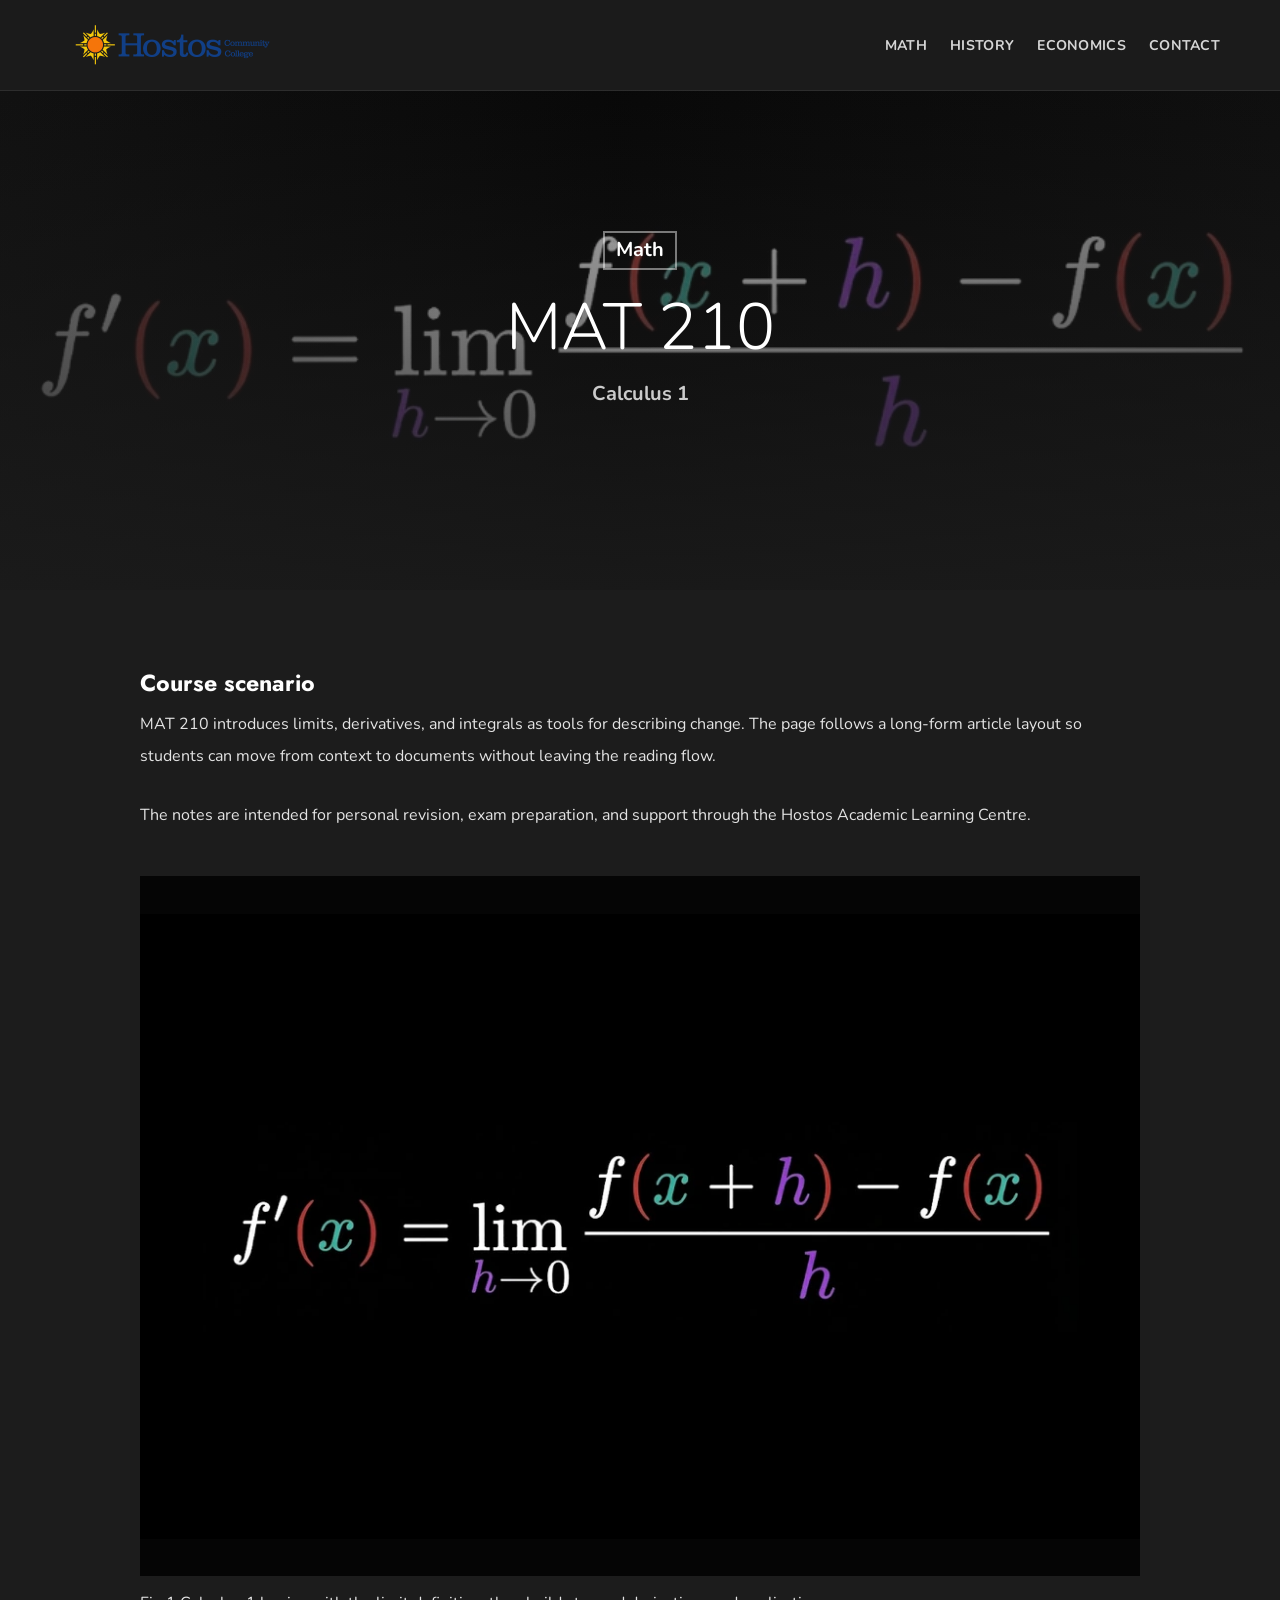
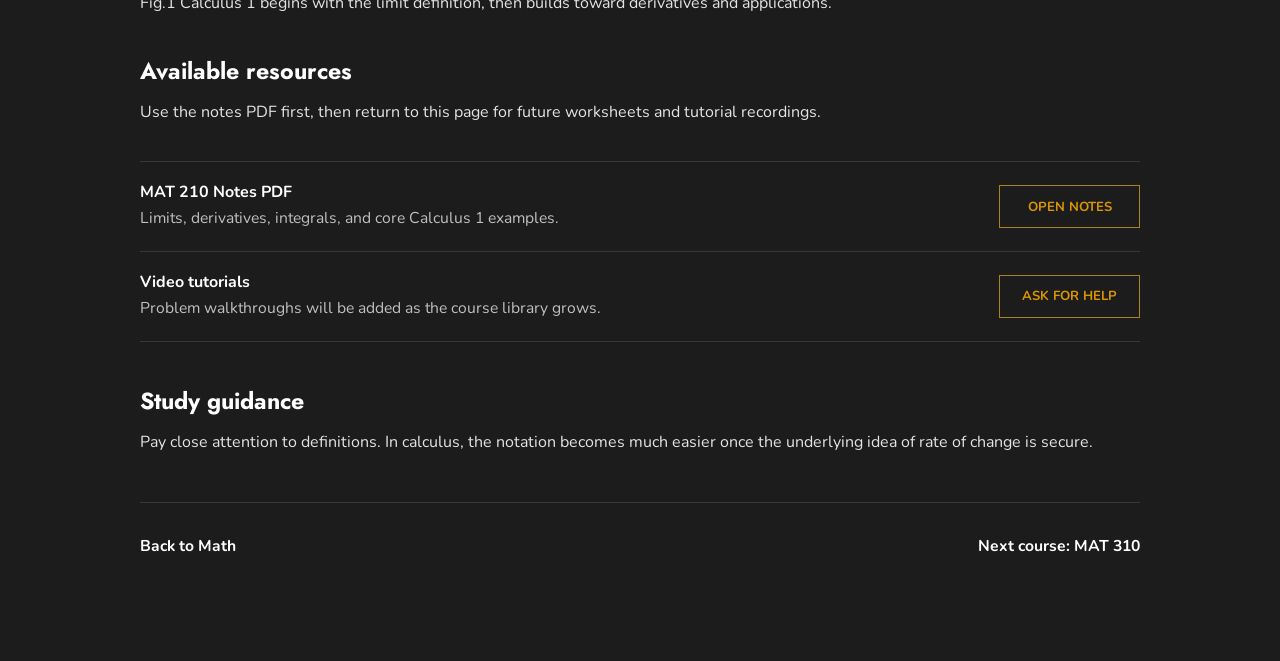
<file: courses/mat210.html>
<!DOCTYPE html>
<html lang="en">
<head>
  <meta charset="UTF-8">
  <meta name="viewport" content="width=device-width, initial-scale=1.0">
  <meta name="description" content="MAT 210 notes and resources for Hostos students.">
  <title>MAT 210 Resources | HALC</title>
  <link rel="preconnect" href="https://fonts.googleapis.com">
  <link rel="preconnect" href="https://fonts.gstatic.com" crossorigin>
  <link href="https://fonts.googleapis.com/css2?family=Cormorant+Garamond:wght@600;700&family=Jost:wght@300;400;500;700&family=Nunito:wght@300;400;500;700&family=Petit+Formal+Script&display=swap" rel="stylesheet">
  <link rel="stylesheet" href="../assets/css/styles.css">
</head>
<body class="course-article">
  <header class="header" id="header">
    <nav class="nav container">
      <a href="../index.html#home" class="nav__logo"><img src="../85aa596e3fba6a7ecd5890282c85e736.jpg" alt="Hostos Community College"></a>
      <button class="nav__toggle" id="nav-toggle" aria-label="Open menu" aria-expanded="false"><span></span><span></span></button>
      <div class="nav__menu" id="nav-menu"><ul class="nav__list"><li><a href="../index.html#math" class="nav__link">Math</a></li><li><a href="../index.html#history" class="nav__link">History</a></li><li><a href="../index.html#economics" class="nav__link">Economics</a></li><li><a href="../index.html#about" class="nav__link">Contact</a></li></ul></div>
    </nav>
  </header>
  <main class="article-page">
    <section class="article-hero" style="--hero-image: url('../../assets/img/provided/calc1-limit-definition.webp');">
      <div class="article-hero__inner"><a class="article-hero__category" href="../index.html#math">Math</a><h1 class="article-hero__title">MAT 210</h1><div class="article-hero__meta"><span>Calculus 1</span></div></div>
    </section>
    <section class="article-content"><article>
      <h2><strong>Course scenario</strong></h2>
      <p>MAT 210 introduces limits, derivatives, and integrals as tools for describing change. The page follows a long-form article layout so students can move from context to documents without leaving the reading flow.</p>
      <p>The notes are intended for personal revision, exam preparation, and support through the Hostos Academic Learning Centre.</p>
      <figure class="article-image"><img src="../assets/img/provided/calc1-limit-definition.webp" alt="Limit definition notes for MAT 210"></figure>
      <p class="article-caption">Fig.1 Calculus 1 begins with the limit definition, then builds toward derivatives and applications.</p>
      <h3><strong>Available resources</strong></h3>
      <p>Use the notes PDF first, then return to this page for future worksheets and tutorial recordings.</p>
      <div class="article-resource-list">
        <div class="article-resource"><div><strong>MAT 210 Notes PDF</strong><span>Limits, derivatives, integrals, and core Calculus 1 examples.</span></div><a class="article-button" href="../Notes/MAT-210-notes.pdf">Open notes</a></div>
        <div class="article-resource"><div><strong>Video tutorials</strong><span>Problem walkthroughs will be added as the course library grows.</span></div><a class="article-button" href="../index.html#about">Ask for help</a></div>
      </div>
      <h3><strong>Study guidance</strong></h3>
      <p>Pay close attention to definitions. In calculus, the notation becomes much easier once the underlying idea of rate of change is secure.</p>
      <nav class="article-footer-nav" aria-label="Course navigation"><a href="../index.html#math">Back to Math</a><a href="mat310.html">Next course: MAT 310</a></nav>
    </article></section>
  </main>
  <script src="../assets/js/main.js"></script>
</body>
</html>
</file>
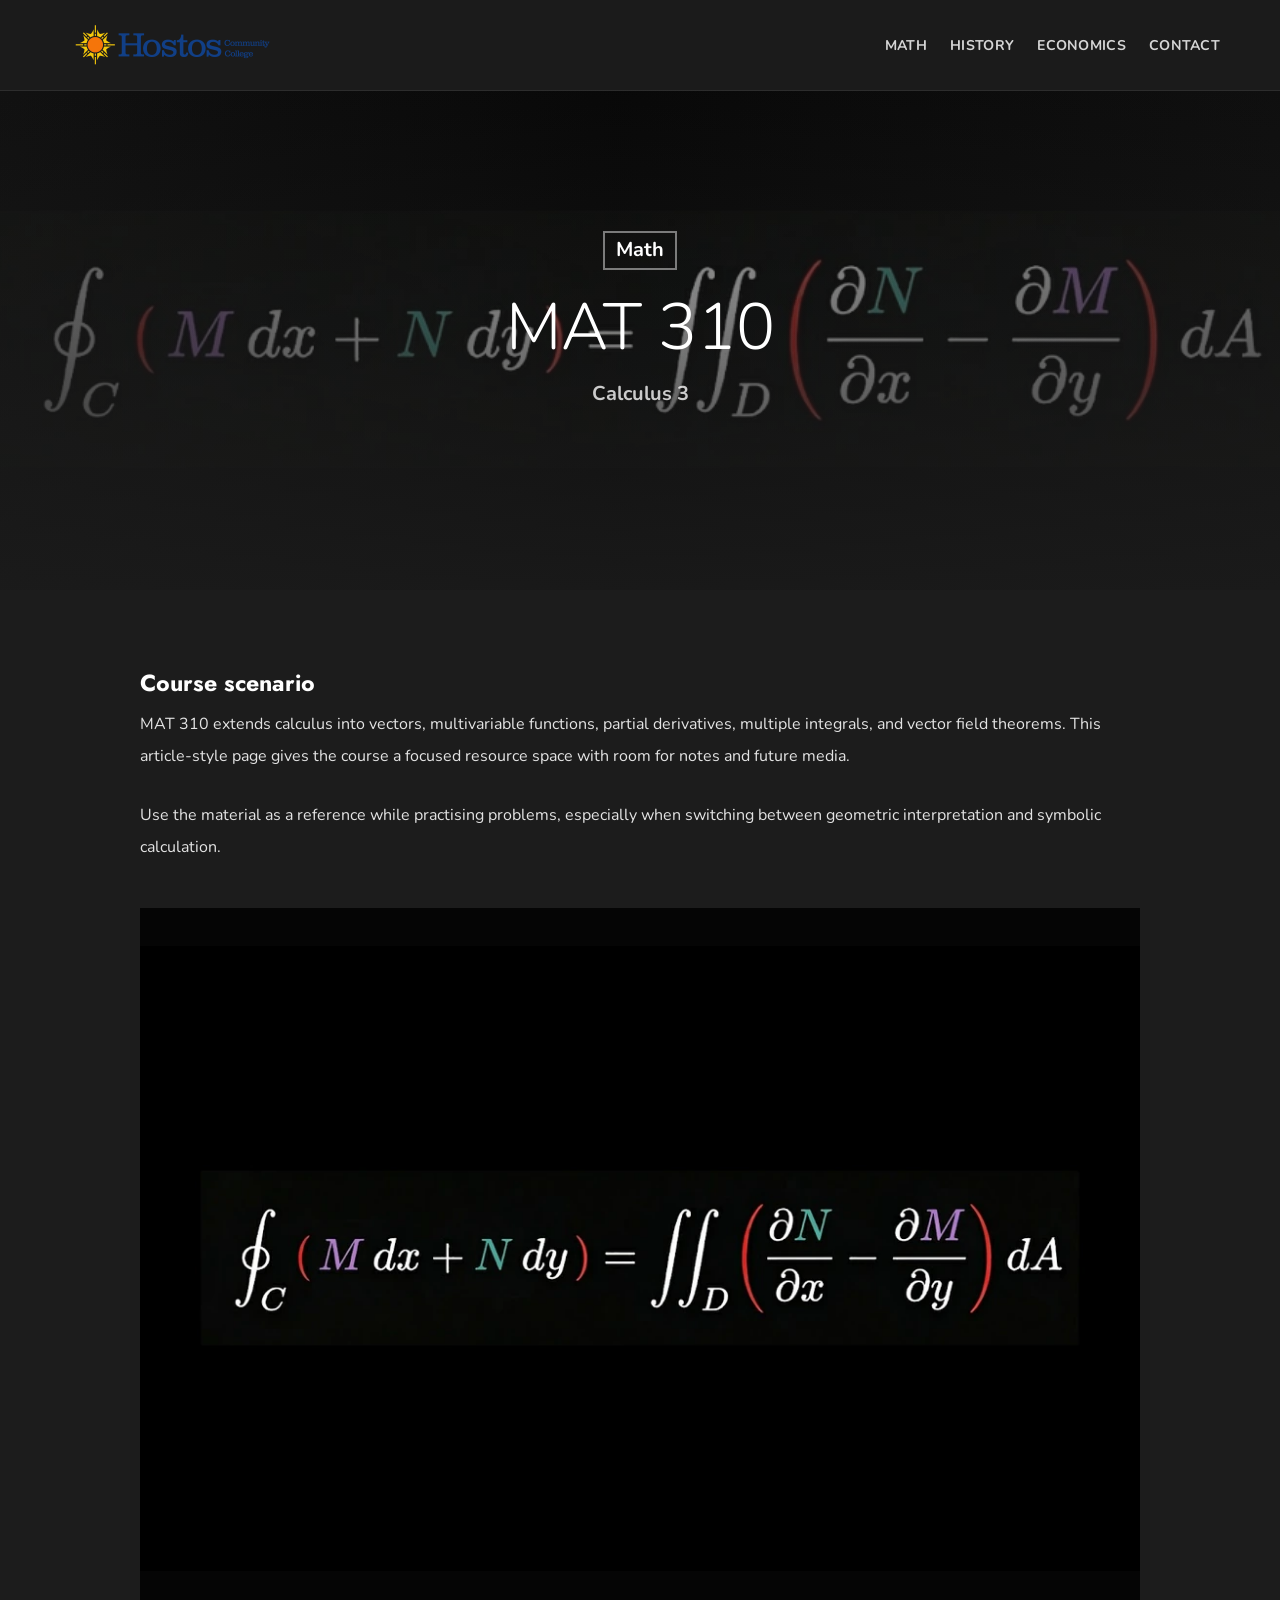
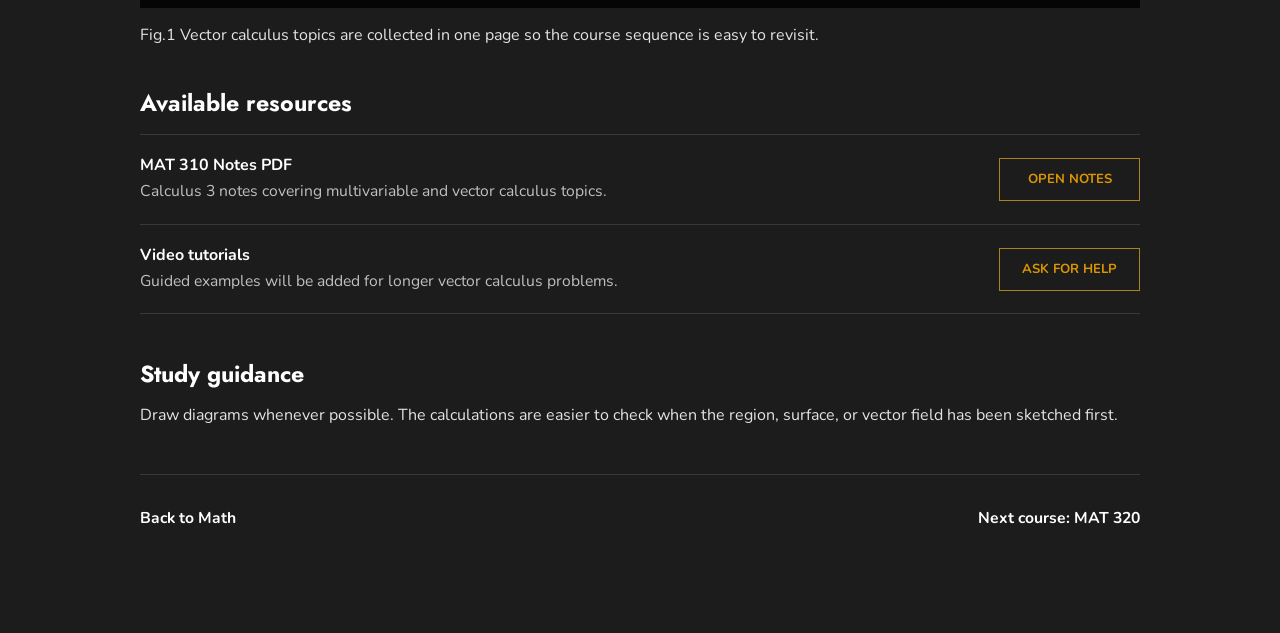
<file: courses/mat310.html>
<!DOCTYPE html>
<html lang="en">
<head>
  <meta charset="UTF-8">
  <meta name="viewport" content="width=device-width, initial-scale=1.0">
  <meta name="description" content="MAT 310 notes and resources for Hostos students.">
  <title>MAT 310 Resources | HALC</title>
  <link rel="preconnect" href="https://fonts.googleapis.com">
  <link rel="preconnect" href="https://fonts.gstatic.com" crossorigin>
  <link href="https://fonts.googleapis.com/css2?family=Cormorant+Garamond:wght@600;700&family=Jost:wght@300;400;500;700&family=Nunito:wght@300;400;500;700&family=Petit+Formal+Script&display=swap" rel="stylesheet">
  <link rel="stylesheet" href="../assets/css/styles.css">
</head>
<body class="course-article">
  <header class="header" id="header"><nav class="nav container"><a href="../index.html#home" class="nav__logo"><img src="../85aa596e3fba6a7ecd5890282c85e736.jpg" alt="Hostos Community College"></a><button class="nav__toggle" id="nav-toggle" aria-label="Open menu" aria-expanded="false"><span></span><span></span></button><div class="nav__menu" id="nav-menu"><ul class="nav__list"><li><a href="../index.html#math" class="nav__link">Math</a></li><li><a href="../index.html#history" class="nav__link">History</a></li><li><a href="../index.html#economics" class="nav__link">Economics</a></li><li><a href="../index.html#about" class="nav__link">Contact</a></li></ul></div></nav></header>
  <main class="article-page">
    <section class="article-hero" style="--hero-image: url('../../assets/img/provided/calc3-greens-theorem.webp');"><div class="article-hero__inner"><a class="article-hero__category" href="../index.html#math">Math</a><h1 class="article-hero__title">MAT 310</h1><div class="article-hero__meta"><span>Calculus 3</span></div></div></section>
    <section class="article-content"><article>
      <h2><strong>Course scenario</strong></h2>
      <p>MAT 310 extends calculus into vectors, multivariable functions, partial derivatives, multiple integrals, and vector field theorems. This article-style page gives the course a focused resource space with room for notes and future media.</p>
      <p>Use the material as a reference while practising problems, especially when switching between geometric interpretation and symbolic calculation.</p>
      <figure class="article-image"><img src="../assets/img/provided/calc3-greens-theorem.webp" alt="Green's theorem notes for MAT 310"></figure>
      <p class="article-caption">Fig.1 Vector calculus topics are collected in one page so the course sequence is easy to revisit.</p>
      <h3><strong>Available resources</strong></h3>
      <div class="article-resource-list"><div class="article-resource"><div><strong>MAT 310 Notes PDF</strong><span>Calculus 3 notes covering multivariable and vector calculus topics.</span></div><a class="article-button" href="../Notes/MAT-310-notes.pdf">Open notes</a></div><div class="article-resource"><div><strong>Video tutorials</strong><span>Guided examples will be added for longer vector calculus problems.</span></div><a class="article-button" href="../index.html#about">Ask for help</a></div></div>
      <h3><strong>Study guidance</strong></h3>
      <p>Draw diagrams whenever possible. The calculations are easier to check when the region, surface, or vector field has been sketched first.</p>
      <nav class="article-footer-nav" aria-label="Course navigation"><a href="../index.html#math">Back to Math</a><a href="mat320.html">Next course: MAT 320</a></nav>
    </article></section>
  </main>
  <script src="../assets/js/main.js"></script>
</body>
</html>
</file>
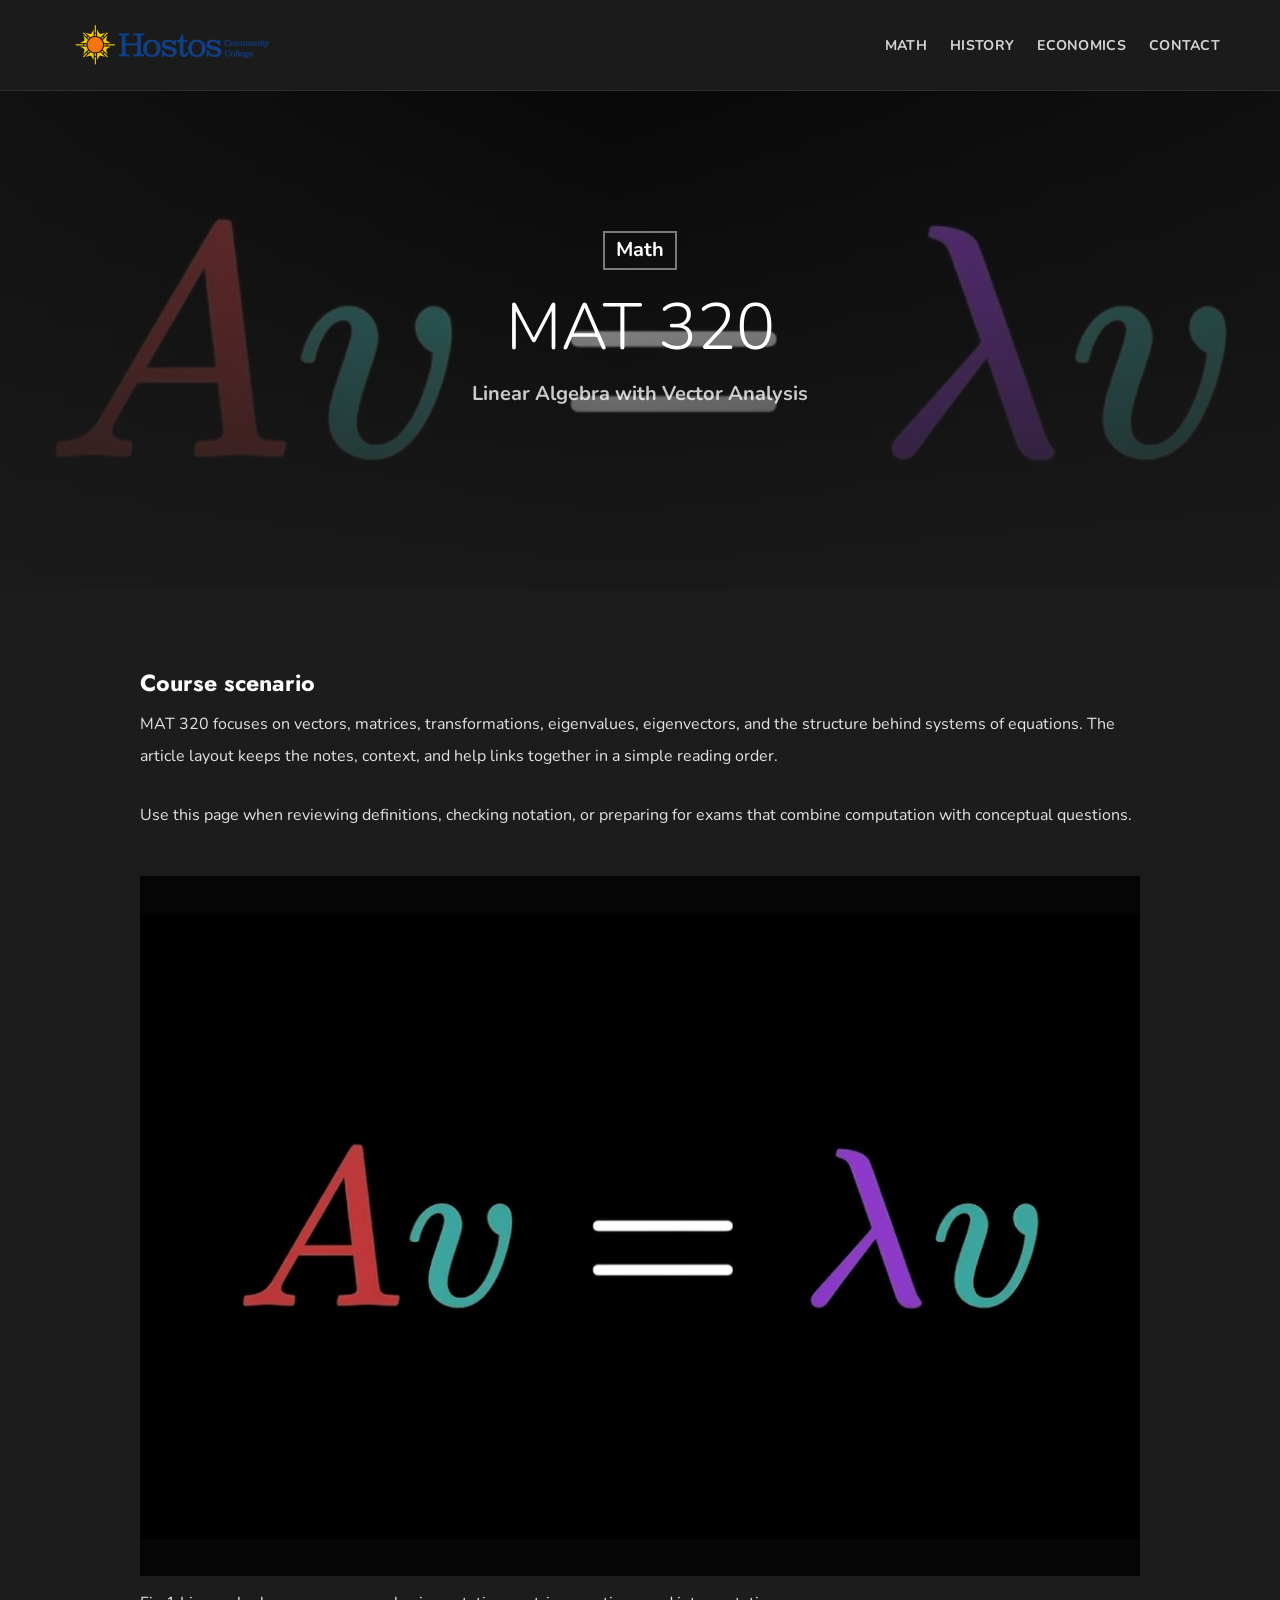
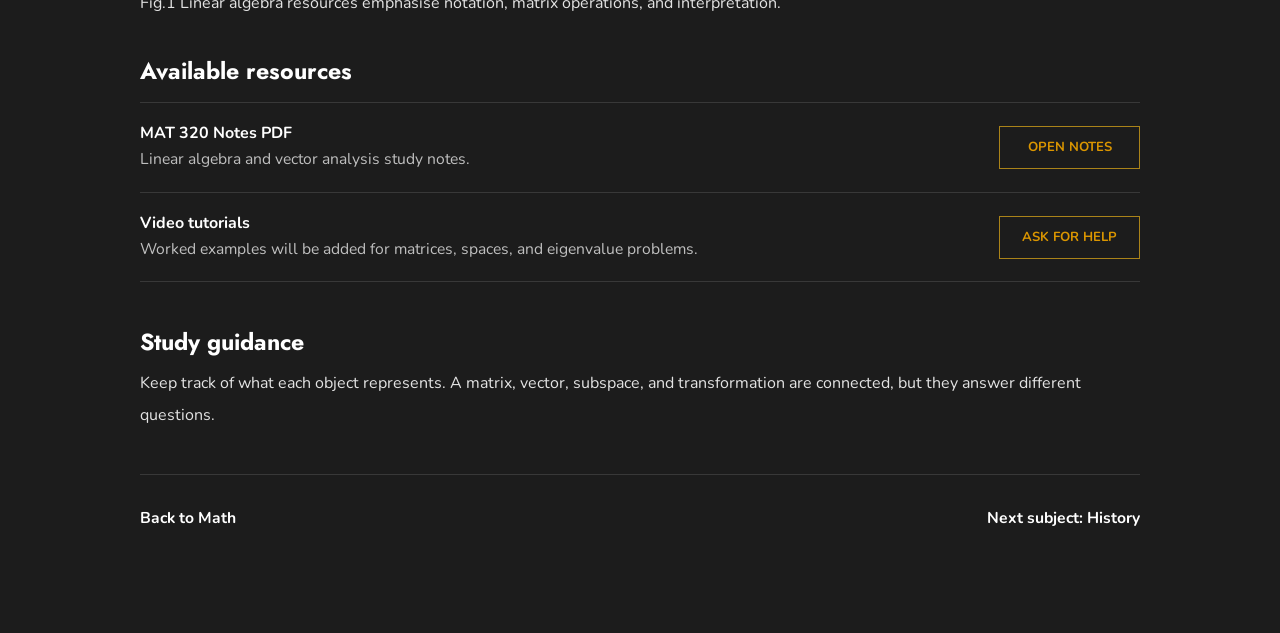
<file: courses/mat320.html>
<!DOCTYPE html>
<html lang="en">
<head>
  <meta charset="UTF-8">
  <meta name="viewport" content="width=device-width, initial-scale=1.0">
  <meta name="description" content="MAT 320 notes and resources for Hostos students.">
  <title>MAT 320 Resources | HALC</title>
  <link rel="preconnect" href="https://fonts.googleapis.com">
  <link rel="preconnect" href="https://fonts.gstatic.com" crossorigin>
  <link href="https://fonts.googleapis.com/css2?family=Cormorant+Garamond:wght@600;700&family=Jost:wght@300;400;500;700&family=Nunito:wght@300;400;500;700&family=Petit+Formal+Script&display=swap" rel="stylesheet">
  <link rel="stylesheet" href="../assets/css/styles.css">
</head>
<body class="course-article">
  <header class="header" id="header"><nav class="nav container"><a href="../index.html#home" class="nav__logo"><img src="../85aa596e3fba6a7ecd5890282c85e736.jpg" alt="Hostos Community College"></a><button class="nav__toggle" id="nav-toggle" aria-label="Open menu" aria-expanded="false"><span></span><span></span></button><div class="nav__menu" id="nav-menu"><ul class="nav__list"><li><a href="../index.html#math" class="nav__link">Math</a></li><li><a href="../index.html#history" class="nav__link">History</a></li><li><a href="../index.html#economics" class="nav__link">Economics</a></li><li><a href="../index.html#about" class="nav__link">Contact</a></li></ul></div></nav></header>
  <main class="article-page">
    <section class="article-hero" style="--hero-image: url('../../assets/img/provided/linear-algebra-av-lambda-v.webp');"><div class="article-hero__inner"><a class="article-hero__category" href="../index.html#math">Math</a><h1 class="article-hero__title">MAT 320</h1><div class="article-hero__meta"><span>Linear Algebra with Vector Analysis</span></div></div></section>
    <section class="article-content"><article>
      <h2><strong>Course scenario</strong></h2>
      <p>MAT 320 focuses on vectors, matrices, transformations, eigenvalues, eigenvectors, and the structure behind systems of equations. The article layout keeps the notes, context, and help links together in a simple reading order.</p>
      <p>Use this page when reviewing definitions, checking notation, or preparing for exams that combine computation with conceptual questions.</p>
      <figure class="article-image"><img src="../assets/img/provided/linear-algebra-av-lambda-v.webp" alt="Eigenvalue notes for MAT 320"></figure>
      <p class="article-caption">Fig.1 Linear algebra resources emphasise notation, matrix operations, and interpretation.</p>
      <h3><strong>Available resources</strong></h3>
      <div class="article-resource-list"><div class="article-resource"><div><strong>MAT 320 Notes PDF</strong><span>Linear algebra and vector analysis study notes.</span></div><a class="article-button" href="../Notes/MAT-320-notes.pdf">Open notes</a></div><div class="article-resource"><div><strong>Video tutorials</strong><span>Worked examples will be added for matrices, spaces, and eigenvalue problems.</span></div><a class="article-button" href="../index.html#about">Ask for help</a></div></div>
      <h3><strong>Study guidance</strong></h3>
      <p>Keep track of what each object represents. A matrix, vector, subspace, and transformation are connected, but they answer different questions.</p>
      <nav class="article-footer-nav" aria-label="Course navigation"><a href="../index.html#math">Back to Math</a><a href="his210.html">Next subject: History</a></nav>
    </article></section>
  </main>
  <script src="../assets/js/main.js"></script>
</body>
</html>
</file>
<file: assets/css/styles.css>
:root {
  --header-height: 4rem;
  --first-color: hsl(212, 69%, 29%);
  --first-color-alt: hsl(202, 79%, 45%);
  --gold-color: hsl(41, 100%, 43%);
  --paper-color: hsl(41, 42%, 91%);
  --white-color: hsl(42, 38%, 96%);
  --ink-color: hsl(217, 31%, 15%);
  --muted-color: hsl(219, 12%, 38%);
  --body-color: hsl(42, 34%, 88%);
  --shadow: 0 24px 70px hsla(217, 31%, 15%, .16);
  --body-font: "Jost", sans-serif;
  --second-font: "Cormorant Garamond", serif;
  --biggest-font-size: 3.85rem;
  --bigger-font-size: 2.75rem;
  --big-font-size: 1.35rem;
  --normal-font-size: .98rem;
  --z-fixed: 100;
  --ease-out: cubic-bezier(.16, 1, .3, 1);
  --ease-soft: cubic-bezier(.22, .61, .36, 1);
}

* {
  box-sizing: border-box;
  margin: 0;
  padding: 0;
}

html {
  scroll-behavior: smooth;
  scroll-padding-top: var(--header-height);
}

body {
  background: var(--body-color);
  color: var(--ink-color);
  font-family: var(--body-font);
  font-size: var(--normal-font-size);
}

img {
  display: block;
  height: auto;
  max-width: 100%;
}

a {
  color: inherit;
  text-decoration: none;
}

button {
  border: 0;
  cursor: pointer;
  font: inherit;
}

.container {
  margin-inline: auto;
  width: min(calc(100% - 3rem), 1180px);
}

.grid {
  display: grid;
  gap: 2.5rem;
}

.two-column {
  align-items: center;
  grid-template-columns: 1fr;
}

.section {
  padding-block: 5rem;
  scroll-margin-top: var(--header-height);
}

.main {
  overflow: hidden;
}

.header {
  background: hsla(42, 38%, 96%, .82);
  backdrop-filter: blur(18px);
  border-bottom: 1px solid hsla(217, 31%, 15%, .08);
  left: 0;
  position: fixed;
  top: 0;
  transition: box-shadow .35s, background .35s;
  width: 100%;
  z-index: var(--z-fixed);
}

.shadow-header {
  background: hsla(42, 38%, 96%, .94);
  box-shadow: 0 10px 30px hsla(217, 31%, 15%, .12);
}

.nav {
  align-items: center;
  display: flex;
  height: var(--header-height);
  justify-content: space-between;
  max-width: 1180px;
  margin-inline: auto;
  padding-inline: 1.5rem;
}

.nav__logo img {
  height: 62px;
  object-fit: contain;
  width: 238px;
}

.nav__list {
  display: flex;
  gap: 1.6rem;
  list-style: none;
}

.nav__link {
  color: var(--muted-color);
  font-weight: 700;
  padding-block: .35rem;
  position: relative;
  transition: color .45s var(--ease-soft);
}

.nav__link::after {
  background: var(--gold-color);
  border-radius: 999px;
  bottom: 0;
  content: "";
  height: 2px;
  left: 0;
  position: absolute;
  transform: scaleX(0);
  transform-origin: right;
  transition: transform .65s var(--ease-out);
  width: 100%;
}

.nav__link:hover,
.nav__link.is-active {
  color: var(--first-color);
}

.nav__link:hover::after,
.nav__link.is-active::after {
  transform: scaleX(1);
  transform-origin: left;
}

.nav__toggle {
  background: transparent;
  display: none;
  height: 34px;
  position: relative;
  width: 34px;
}

.nav__toggle span {
  background: var(--ink-color);
  border-radius: 999px;
  display: block;
  height: 2px;
  left: 7px;
  position: absolute;
  transition: transform .3s, top .3s;
  width: 20px;
}

.nav__toggle span:first-child {
  top: 11px;
}

.nav__toggle span:last-child {
  top: 21px;
}

.show-menu + .nav__toggle span:first-child,
.nav__toggle[aria-expanded="true"] span:first-child {
  top: 16px;
  transform: rotate(45deg);
}

.show-menu + .nav__toggle span:last-child,
.nav__toggle[aria-expanded="true"] span:last-child {
  top: 16px;
  transform: rotate(-45deg);
}

.home {
  background: var(--paper-color);
  display: grid;
  min-height: 100svh;
  overflow: hidden;
  padding-block: calc(var(--header-height) + 2rem) 8rem;
  place-items: center;
  position: relative;
}

.home-background,
.home-background::after {
  inset: 0;
  position: absolute;
}

.home-background {
  z-index: 0;
}

.home-background::after {
  background:
    linear-gradient(90deg, hsla(41, 42%, 91%, .86) 0%, hsla(41, 42%, 91%, .62) 42%, hsla(41, 42%, 91%, .18) 100%),
    linear-gradient(180deg, hsla(42, 38%, 96%, .24), hsla(42, 34%, 88%, .46));
  content: "";
  z-index: 2;
}

.home::before {
  content: "";
  inset: 0;
  pointer-events: none;
  position: absolute;
  opacity: calc(.18 + (var(--home-progress, 0) * .28));
  z-index: 1;
}

.home__container {
  align-items: center;
  display: grid;
  gap: 3rem;
  grid-template-columns: minmax(0, 1fr);
  min-height: min(520px, calc(100svh - var(--header-height) - 11rem));
  position: relative;
  z-index: 4;
}

.home__container .section__header,
.home__container .intro__content {
  min-width: 0;
}

.home__container .section__header {
  max-width: 560px;
}

.home__container .intro__content {
  color: hsl(219, 12%, 34%);
  max-width: 620px;
}

.home__container .section__title,
.home__container .intro__content {
  text-shadow: 0 2px 18px hsla(42, 38%, 96%, .72);
}

.home__subtitle,
.section__subtitle {
  color: var(--first-color);
  display: inline-block;
  font-family: var(--body-font);
  font-size: 1.2rem;
  font-weight: 700;
  letter-spacing: 0;
  margin-bottom: .75rem;
  padding-inline: .16rem;
  position: relative;
  text-transform: uppercase;
  z-index: 0;
}

.home__subtitle::after,
.section__subtitle::after {
  content: "";
  position: absolute;
  display: none;
}

.home__title,
.section__title {
  font-family: var(--second-font);
  font-weight: 700;
  line-height: .95;
}

.typing-title::after {
  animation: typingCursor .85s steps(1) infinite;
  background: currentColor;
  content: "";
  display: inline-block;
  height: .76em;
  margin-left: .08em;
  transform: translateY(.08em);
  width: .06em;
}
.home__subtitle {
  letter-spacing: 2px;
}

.home__title {
  line-height: 1.1;
  letter-spacing: 0.5px;
}

.home__description {
  line-height: 1.8;
  letter-spacing: 0.3px;
}

.home__title {
  color: var(--first-color);
  font-size: clamp(3.05rem, 7.2vw, var(--biggest-font-size));
  max-width: 860px;
  white-space: nowrap;
}

.home__description {
  color: var(--ink-color);
  font-size: var(--big-font-size);
  line-height: 1.55;
  margin-block: 1.25rem 2rem;
  max-width: 620px;
}

.home__actions {
  display: flex;
  flex-wrap: wrap;
  gap: 1rem;
}

.button {
  background: var(--first-color);
  border: 2px solid var(--first-color);
  border-radius: 999px;
  color: var(--white-color);
  display: inline-flex;
  font-weight: 700;
  overflow: hidden;
  padding: .95rem 1.35rem;
  position: relative;
  transition: background .25s, color .25s, transform .25s;
}

.button::before {
  background: linear-gradient(120deg, transparent, hsla(42, 38%, 96%, .45), transparent);
  content: "";
  inset: 0;
  pointer-events: none;
  position: absolute;
  transform: translateX(-120%);
  transition: transform 1.2s var(--ease-out);
}

.button:hover {
  transform: translateY(-3px);
}

.button:hover::before {
  transform: translateX(120%);
}

.button--ghost {
  background: transparent;
  color: var(--first-color);
}

.home__visual {
  bottom: clamp(4.75rem, 7vw, 6rem);
  display: grid;
  opacity: .92;
  place-items: center;
  position: absolute;
  right: clamp(1rem, 6vw, 7rem);
  transform: scale(.42);
  transform-origin: bottom right;
  z-index: 5;
}

.study-ship {
  animation: floatStudy 4.5s ease-in-out infinite;
  height: 260px;
  position: relative;
  width: 310px;
}

.study-ship__book {
  background: linear-gradient(135deg, var(--first-color), hsl(212, 72%, 38%));
  border-radius: 18px 18px 42px 42px;
  bottom: 34px;
  box-shadow: var(--shadow);
  height: 72px;
  left: 35px;
  position: absolute;
  transform: skewX(-8deg);
  width: 240px;
}

.study-ship__page {
  background: var(--white-color);
  border: 3px solid var(--first-color);
  border-radius: 12px 12px 22px 22px;
  bottom: 70px;
  height: 74px;
  position: absolute;
  width: 120px;
}

.study-ship__page--left {
  left: 44px;
  transform: rotate(-10deg);
}

.study-ship__page--right {
  right: 44px;
  transform: rotate(10deg);
}

.study-ship__mast {
  background: var(--gold-color);
  border-radius: 999px;
  bottom: 116px;
  height: 132px;
  left: 152px;
  position: absolute;
  width: 8px;
}

.study-ship__sail {
  align-items: center;
  background: linear-gradient(145deg, var(--white-color), hsl(42, 50%, 86%));
  border: 3px solid var(--first-color);
  border-radius: 18px 18px 18px 4px;
  color: var(--first-color);
  display: flex;
  font-family: var(--second-font);
  font-size: 2.8rem;
  font-weight: 700;
  height: 118px;
  justify-content: center;
  left: 160px;
  position: absolute;
  top: 20px;
  transform: skewY(-8deg);
  width: 126px;
}
.cloud {
  animation: cloudMove 18s linear infinite;
  opacity: .82;
  position: absolute;
  width: 115px;
  z-index: 2;
}

.cloud--1 {
  left: -8rem;
  top: 9rem;
}

.cloud--2 {
  animation-duration: 24s;
  top: 18rem;
}

.cloud--3 {
  animation-duration: 30s;
  top: 5.5rem;
}

.waves {
  bottom: -1px;
  height: clamp(190px, 26vw, 320px);
  left: 0;
  mask-image: linear-gradient(to bottom, transparent 0%, black 18%, black 100%);
  opacity: .88;
  overflow: hidden;
  pointer-events: none;
  position: absolute;
  right: 0;
  z-index: 3;
}

.waves__track {
  bottom: 0;
  display: flex;
  left: 0;
  position: absolute;
  transform: translate3d(0, 0, 0);
  width: 200%;
  will-change: transform;
}

.waves__layer {
  filter: saturate(1.45) contrast(1.08);
  flex: 0 0 50%;
  max-width: none;
  width: 50%;
}

.waves__track--1 {
  animation: waveMove 24s linear infinite;
}

.waves__track--2 {
  animation: waveMoveReverse 32s linear infinite;
  opacity: .68;
}

.waves__track--3 {
  animation: waveMove 40s linear infinite;
  opacity: .54;
}

.intro,
.courses {
  background: var(--paper-color);
}

.policy,
.courses--alt {
  background: var(--white-color);
}

.about {
  background: var(--white-color);
}

.policy,
.courses,
.about {
  border-top: 1px solid hsla(217, 31%, 15%, .08);
}

.policy::before,
.courses::before,
.about::before,
.notice::before {
  background: linear-gradient(90deg, transparent, hsla(212, 69%, 29%, .2), hsla(41, 100%, 43%, .26), transparent);
  content: "";
  height: 1px;
  left: 50%;
  position: absolute;
  top: 0;
  transform: translateX(-50%);
  width: min(1180px, calc(100% - 3rem));
}

.policy,
.courses,
.about,
.notice {
  position: relative;
}

.section__header {
  max-width: 540px;
}

.section__header.center {
  margin-inline: auto;
  max-width: 720px;
  text-align: center;
}

.section__title {
  color: var(--ink-color);
  font-size: var(--bigger-font-size);
}

.intro__content,
.about__content {
  color: var(--muted-color);
  display: grid;
  gap: 1rem;
  line-height: 1.8;
}

.policy__grid,
.course-grid {
  display: grid;
  gap: 1.5rem;
  justify-content: center;
  margin-top: 3rem;
}

.policy__card,
.course-card {
  background: hsla(42, 38%, 96%, .78);
  border: 1px solid hsla(217, 31%, 15%, .1);
  border-radius: 1.5rem;
  box-shadow: var(--shadow);
  overflow: hidden;
  position: relative;
  transition: background .25s, color .25s, box-shadow .28s ease, transform .25s;
  transform: translateZ(0);
  will-change: transform;
}

.policy__card::after,
.course-card::after {
  background: linear-gradient(120deg, transparent, hsla(42, 38%, 96%, .76), transparent);
  content: "";
  inset: 0;
  opacity: 0;
  pointer-events: none;
  position: absolute;
  transform: translateX(-130%);
  transition: opacity .45s var(--ease-soft), transform 1s var(--ease-out);
}

.policy__card {
  padding: 1.5rem;
}

.policy__card h3,
.course-card h3 {
  color: var(--first-color);
  font-family: var(--second-font);
  font-size: 1.9rem;
}

.policy__card p,
.course-card p,
.notice p {
  color: var(--muted-color);
  line-height: 1.75;
}

.about__content a {
  color: var(--first-color);
  font-weight: 700;
}

.about__content a:hover {
  text-decoration: underline;
}

.policy__card:hover,
.course-card:hover {
  border-color: hsla(42, 100%, 71%, .58);
  box-shadow:
    0 34px 80px hsla(217, 31%, 15%, .22),
    0 0 22px hsla(42, 100%, 51%, .2),
    inset 0 1px 0 hsla(42, 38%, 96%, .48);
  transform: translateY(-20px);
}

.policy__card:hover {
  background: hsla(42, 100%, 51%, .22);
}

.course-card:hover {
  background: hsla(42, 38%, 96%, .78);
}

.policy__card:hover::after,
.course-card:hover::after {
  opacity: 1;
  transform: translateX(130%);
}

.course-card img {
  aspect-ratio: 16 / 10;
  object-fit: cover;
  width: 100%;
}

.course-card h3,
.course-card p {
  padding-inline: 1.25rem;
}

.course-card h3 {
  padding-top: 1.15rem;
}

.course-card p {
  padding-bottom: 1.25rem;
}
.course-card {
  display: flex;
  flex-direction: column;
  min-height: 320px;
  text-align: center;
  width: 270px;
}

.course-card:focus-visible {
  outline: 3px solid hsla(212, 69%, 29%, .28);
  outline-offset: 6px;
}

.course-card--mat150 h3 {
  color: hsl(174, 68%, 40%);
}

.course-card--mat210 h3 {
  color: hsl(29, 91%, 53%);
}

.course-card--mat310 h3 {
  color: hsl(356, 74%, 48%);
}

.course-card--mat320 h3 {
  color: hsl(270, 55%, 48%);
}

.course-card--his210 h3 {
  color: hsl(197, 71%, 48%);
}

.course-card--his211 h3 {
  color: hsl(212, 69%, 29%);
}

.course-card--eco101 h3 {
  color: hsl(54, 100%, 42%);
}

.course-grid--single {
  margin-inline: auto;
  max-width: 430px;
}
.course-grid--two {
  justify-content: center;
  grid-template-columns: repeat(1, 270px);
}

.notice {
  background: var(--paper-color);
}

.notice {
  padding-block: 3rem;
  text-align: center;
}

.notice p {
  font-family: var(--second-font);
  font-size: 1.55rem;
}

.footer {
  background: var(--ink-color);
  color: var(--white-color);
  padding: 2rem 1.5rem;
  text-align: center;
}

.footer p {
  line-height: 1.7;
  margin-inline: auto;
  max-width: 860px;
}

.reveal {
  filter: blur(14px);
  opacity: 0;
  transform: translate3d(0, 36px, 0);
  transition:
    opacity .78s cubic-bezier(.21, .61, .35, 1),
    transform .78s cubic-bezier(.21, .61, .35, 1),
    filter .78s cubic-bezier(.21, .61, .35, 1);
  transition-delay: var(--reveal-delay, 0ms);
  will-change: opacity, transform, filter;
}

.reveal--card {
  filter: blur(14px);
  transform: translate3d(-52px, 0, 0);
}

.reveal.is-visible {
  filter: blur(0);
  opacity: 1;
  transform: translate3d(0, 0, 0);
}

.policy__card.reveal.is-visible:hover,
.course-card.reveal.is-visible:hover {
  transform: translateY(-20px);
}

#math .course-card {
  box-shadow: var(--shadow);
}

#math .course-card img {
  background: #000;
  object-fit: contain;
}

#math .course-card:hover {
  border-color: hsla(42, 100%, 71%, .58);
  box-shadow:
    0 34px 80px hsla(217, 31%, 15%, .22),
    0 0 22px hsla(42, 100%, 51%, .2),
    inset 0 1px 0 hsla(42, 38%, 96%, .48);
}



.home-background {
  transform: scale(calc(1 + (var(--scroll-zoom, 0) * .08)));
  transform-origin: center;
  will-change: transform;
}

.section__header,
.section__title,
.notice .container,
.notice p {
  overflow: visible;
}

.section__header.is-scroll-fx .section__subtitle,
.section__header.is-scroll-fx .section__title,
.intro__content.is-scroll-fx,
.about__content.is-scroll-fx,
.notice .container.is-scroll-fx {
  --fx-crisp: var(--scroll-reveal, 0);
  opacity: calc(.34 + (var(--fx-crisp) * .66));
  text-shadow:
    0 calc((1 - var(--fx-crisp)) * 16px) calc((1 - var(--fx-crisp)) * 24px) hsla(217, 31%, 15%, .14),
    0 0 calc(var(--fx-crisp) * 16px) hsla(42, 100%, 51%, .14);
  transition: opacity .08s linear, text-shadow .08s linear, transform .08s linear;
  will-change: opacity, text-shadow, transform;
}

.section__header.is-scroll-fx .section__title {
  padding-bottom: .08em;
}

.section__header.is-scroll-fx[data-fx="focus"] .section__title,
.section__header.is-scroll-fx[data-fx="focus"] .section__subtitle,
.intro__content.is-scroll-fx,
.about__content.is-scroll-fx {
  transform: none;
}

.section__header.is-scroll-fx[data-fx="sweep"] .section__title {
  background:
    linear-gradient(100deg, var(--ink-color) 0%, var(--ink-color) calc((var(--scroll-reveal, 0) * 100%) - 16%), hsla(41, 100%, 43%, .78) calc(var(--scroll-reveal, 0) * 100%), var(--ink-color) calc((var(--scroll-reveal, 0) * 100%) + 16%), var(--ink-color) 100%);
  -webkit-background-clip: text;
  background-clip: text;
  color: transparent;
}

.section__header.is-scroll-fx[data-fx="sweep"] .section__subtitle::before,
.section__header.is-scroll-fx[data-fx="focus"] .section__subtitle::before {
  background: hsla(41, 100%, 43%, .22);
  border-radius: 999px;
  content: "";
  inset: 55% -.28rem .05rem -.28rem;
  position: absolute;
  transform: scaleX(var(--scroll-reveal, 0));
  transform-origin: left;
  z-index: -1;
}

.section__header.center.is-scroll-fx[data-fx="sweep"] .section__subtitle::before,
.section__header.center.is-scroll-fx[data-fx="focus"] .section__subtitle::before {
  transform-origin: center;
}

.notice .container.is-scroll-fx {
  filter: none;
  opacity: calc(.4 + (var(--scroll-reveal, 0) * .6));
  transform: translateY(calc((1 - var(--scroll-reveal, 0)) * 14px));
}

.course-card.is-scroll-fx {
  box-shadow:
    0 calc(18px + (var(--scroll-reveal, 0) * 16px)) calc(48px + (var(--scroll-reveal, 0) * 26px)) hsla(217, 31%, 15%, calc(.1 + (var(--scroll-reveal, 0) * .08)));
}

.course-card.is-scroll-fx img {
  transform: scale(calc(1.08 - (var(--scroll-reveal, 0) * .08)));
  transition: transform .12s linear;
}

.course-card.is-scroll-fx:hover img {
  transform: scale(1.06);
}

.policy__card.reveal {
  filter: blur(10px);
  opacity: 0;
  transform: none;
}

.policy__card.reveal.is-visible {
  filter: blur(0);
  opacity: 1;
  transform: none;
}

.policy__card:hover,
.policy__card.reveal.is-visible:hover {
  background: hsla(42, 38%, 96%, .78);
  border-color: hsla(42, 100%, 71%, .58);
  box-shadow:
    0 34px 80px hsla(217, 31%, 15%, .22),
    0 0 22px hsla(42, 100%, 51%, .2),
    inset 0 1px 0 hsla(42, 38%, 96%, .48);
  transform: none;
}

@keyframes cloudMove {
  from {
    transform: translateX(-15vw);
  }
  to {
    transform: translateX(120vw);
  }
}

@keyframes waveMove {
  from {
    transform: translate3d(0, 0, 0);
  }
  to {
    transform: translate3d(-50%, 0, 0);
  }
}

@keyframes waveMoveReverse {
  from {
    transform: translate3d(-50%, 0, 0);
  }
  to {
    transform: translate3d(0, 0, 0);
  }
}

@keyframes markerHighlight {
  from {
    transform: scaleX(0);
  }
  to {
    transform: scaleX(1);
  }
}

@keyframes typingCursor {
  0%,
  45% {
    opacity: 1;
  }
  46%,
  100% {
    opacity: 0;
  }
}

@keyframes floatStudy {
  0%,
  100% {
    transform: translateY(0) rotate(-1deg);
  }
  50% {
    transform: translateY(-20px) rotate(2deg);
  }
}

@keyframes articleHeroIn {
  0% {
    opacity: 0;
    transform: translateY(45px);
  }

  100% {
    opacity: 1;
    transform: translateY(0);
  }
}

@keyframes articleImageReveal {
  0% {
    opacity: 0;
    filter: blur(20px);
    transform: scale(1.22);
  }

  15% {
    opacity: 1;
  }

  100% {
    opacity: 1;
    filter: blur(0);
    transform: scale(1);
  }
}
@media screen and (min-width: 700px) {
  .policy__grid {
    grid-template-columns: repeat(2, 1fr);
  }

  .course-grid--two {
    grid-template-columns: repeat(1, 270px);
  }

}

@media screen and (min-width: 900px) {
  .home__container,
  .two-column {
    grid-template-columns: 1fr 1fr;
  }

  .course-grid--four {
    grid-template-columns: repeat(4, 270px);
    justify-content: center;
  }

  #history .course-grid--four {
    grid-template-columns: repeat(2, 270px);
  }
  #economics .course-grid {
  display: grid;
  grid-template-columns: 270px;
  justify-content: center;
  gap: 1.5rem;
}
}
@media screen and (min-width: 1150px) {
  :root {
    --biggest-font-size: 5.35rem;
    --bigger-font-size: 4.6rem;
    --big-font-size: 1.45rem;
  }

  .home__container {
    min-height: min(660px, calc(100svh - var(--header-height) - 10rem));
  }
  .home__visual {
    transform: scale(.46);
  }
}


@media screen and (max-width: 760px) {
  .nav__toggle {
    display: block;
    z-index: 120;
  }

  .nav__menu {
    background: hsla(42, 38%, 96%, .96);
    box-shadow: var(--shadow);
    left: 1rem;
    opacity: 0;
    padding: 4.5rem 2rem 2rem;
    position: fixed;
    right: 1rem;
    top: -120%;
    transition: top .35s ease, opacity .35s ease;
    z-index: 110;
  }

  .nav__menu.show-menu {
    opacity: 1;
    top: 1rem;
  }

  .nav__list {
    align-items: center;
    flex-direction: column;
  }

  .home__title {
    font-size: clamp(2.55rem, 12vw, 3.25rem);
  }
  .home__visual {
    bottom: 4.25rem;
    opacity: .62;
    right: .75rem;
    transform: scale(.38);
  }

  .home-background::after {
    background:
      linear-gradient(180deg, hsla(41, 42%, 91%, .82) 0%, hsla(41, 42%, 91%, .58) 54%, hsla(41, 42%, 91%, .3) 100%);
  }
.waves {
    height: 150px;
  }

}

@media screen and (min-width: 761px) and (max-width: 1140px) {
  .nav {
    gap: 1.25rem;
  }

  .nav__list {
    gap: 1rem;
  }

  .nav__logo img {
    height: 56px;
    width: 216px;
  }

  .home__container {
    gap: 2rem;
  }

  .home__title {
    font-size: clamp(3.2rem, 6.2vw, 4.35rem);
  }

  .home__description {
    font-size: 1.28rem;
    max-width: 560px;
  }

  .course-grid--four {
    grid-template-columns: repeat(2, 270px);
  }
  .home__visual {
    transform: scale(.38);
  }
}


@media screen and (max-width: 420px) {
.home__container {
    gap: 1.75rem;
  }

  .container {
    width: min(calc(100% - 2rem), 1180px);
  }

  .home__title {
    font-size: clamp(2.08rem, 12vw, 2.8rem);
  }

  .home__actions {
    align-items: stretch;
    flex-direction: column;
  }

  .button {
    justify-content: center;
  }
}
.course-grid.center {
  display: grid;
  grid-template-columns: repeat(auto-fit, minmax(280px, 1fr));
  gap: 1.5rem;
  justify-content: center;
}

.course-article {
  --article-bg: #1c1c1c;
  --article-panel: #242424;
  --article-line: rgba(255, 255, 255, .12);
  --article-muted: rgba(255, 255, 255, .72);
  background: var(--article-bg);
  color: #fff;
  font-family: "Nunito", var(--body-font);
}

.course-article .header {
  background: rgba(28, 28, 28, .94);
  border-bottom: 1px solid rgba(255, 255, 255, .08);
  box-shadow: none;
}

.course-article .nav {
  height: 5.625rem;
  max-width: 1425px;
  padding-inline: 0;
  width: min(calc(100% - 7.5rem), 1425px);
}

.course-article .nav__logo img {
  filter: brightness(1.22) contrast(.92);
  height: 74px;
  max-width: 250px;
  object-fit: contain;
  width: auto;
}

.course-article .nav__list {
  align-items: center;
  display: flex;
  gap: 1.45rem;
}

.course-article .nav__link {
  color: rgba(255, 255, 255, .82);
  font-size: .88rem;
  letter-spacing: .02em;
  text-transform: uppercase;
}

.course-article .nav__link:hover,
.course-article .nav__link.is-active {
  color: #fff;
}

.article-page {
  background: var(--article-bg);
  min-height: 100svh;
  padding-top: 5.625rem;
}

.article-hero {
  align-items: center;
  background: var(--article-bg);
  display: grid;
  height: 500px;
  overflow: hidden;
  position: relative;
}

.article-hero::before {
  content: "";
  position: absolute;
  inset: 0;

  background-image: var(--hero-image);
  background-position: center center;
  background-repeat: no-repeat;

  /* increase this if bars remain */
  background-size: min(2200px, 115vw) auto;

  background-color: #101010;

  animation: articleImageReveal 3s cubic-bezier(.16, 1, .3, 1) forwards;

  z-index: 0;
}

.article-hero::after {
  background:
    linear-gradient(180deg, rgba(28, 28, 28, .08) 0%, rgba(28, 28, 28, .38) 42%, rgba(28, 28, 28, .86) 100%),
    linear-gradient(90deg, rgba(28, 28, 28, .58) 0%, rgba(28, 28, 28, .24) 48%, rgba(28, 28, 28, .5) 100%);
  content: "";
  inset: 0;
  position: absolute;
  z-index: 1;
}

.article-hero__inner {
  margin-inline: auto;
  width: min(calc(100% - 3rem), 1170px);
}

.article-content {
  margin-inline: auto;
  width: min(calc(100% - 3rem), 1000px);
}

.article-hero__inner {
  position: relative;
  text-align: center;
  transform: translateY(-23px);
  z-index: 2;
}

.article-hero__category {
  border: 2px solid rgba(255, 255, 255, .45);
  color: #fff;
  display: inline-block;
  font-size: 1.25rem;
  font-weight: 700;
  line-height: 1;
  margin-top: 5px;
  padding: .42rem .7rem .5rem;
}

.article-hero__title {
  color: #fff;
  font-family: "Nunito", var(--body-font);
  font-size: clamp(3.1875rem, 5.1vw, 4.6rem);
  font-weight: 300;
  line-height: 1;
  margin-inline: auto;
  max-width: 1180px;
  padding-block: 1.55rem 1.25rem;
  position: relative;
}

.article-hero__meta {
  color: rgba(255, 255, 255, .78);
  display: block;
  font-size: 1.25rem;
  font-weight: 700;
  line-height: 1.4;
  margin-inline: auto;
  max-width: 1170px;
}

.article-hero__category,
.article-hero__title,
.article-hero__meta {
  opacity: 0;

  animation: articleHeroIn 1.4s cubic-bezier(.16, 1, .3, 1) forwards;

  animation-delay: .8s;

  will-change: opacity, transform;
}
.article-content {
  padding-block: 4.25rem 6.5rem;
}

.article-content article {
  display: grid;
  gap: 0;
}

.article-content h2,
.article-content h3 {
  color: #fff;
  font-family: var(--body-font);
  font-size: 1.45rem;
  font-weight: 500;
  line-height: 1.35;
  margin: .6rem 0 .55rem;
}

.article-content p {
  color: rgba(255, 255, 255, .88);
  font-size: 1rem;
  line-height: 2;
  padding-bottom: 1.7rem;
}

.article-content a {
  color: var(--gold-color);
}

.article-image {
  background: #050505;
  margin: 1.15rem 0 .65rem;
}

.article-image img {
  aspect-ratio: 1200 / 840;
  object-fit: contain;
  width: 100%;
}

.article-caption {
  color: rgba(255, 255, 255, .62);
  font-size: .94rem;
  line-height: 1.65;
  padding-bottom: 2rem;
}

.article-resource-list {
  border-top: 1px solid var(--article-line);
  display: grid;
  margin: .4rem 0 2.2rem;
}

.article-resource {
  align-items: center;
  border-bottom: 1px solid var(--article-line);
  display: flex;
  gap: 1.25rem;
  justify-content: space-between;
  min-height: 5.6rem;
  padding-block: 1rem;
}

.article-resource strong {
  color: #fff;
  display: block;
  font-size: 1rem;
  font-weight: 700;
}

.article-resource span {
  color: var(--article-muted);
  display: block;
  line-height: 1.65;
  margin-top: .2rem;
}

.article-button {
  border: 1px solid rgba(231, 175, 25, .7);
  color: var(--gold-color);
  flex: 0 0 auto;
  font-size: .82rem;
  font-weight: 700;
  min-width: 8.8rem;
  padding: .72rem 1rem;
  text-align: center;
  text-transform: uppercase;
  transition: background .25s, color .25s, border-color .25s;
}

.article-button:hover {
  background: var(--gold-color);
  border-color: var(--gold-color);
  color: #1c1c1c;
}

.article-footer-nav {
  border-top: 1px solid var(--article-line);
  display: flex;
  flex-wrap: wrap;
  gap: .75rem;
  justify-content: space-between;
  margin-top: 1rem;
  padding-top: 2rem;
}

.article-footer-nav a {
  color: #fff;
  font-weight: 700;
}

@media screen and (max-width: 760px) {
  .course-article .nav {
    height: 4.5rem;
    padding-inline: 1rem;
    width: 100%;
  }

  .course-article .nav__logo img {
    height: 54px;
    width: 210px;
  }

  .course-article .nav__menu {
    background: rgba(28, 28, 28, .98);
  }

  .course-article .nav__toggle span {
    background: #fff;
  }

  .article-page {
    padding-top: 4.5rem;
  }

 .article-hero {
  height: 28rem;
  min-height: 28rem;
  padding-block: 7.25rem 3.5rem;
}

.article-hero::before {
  inset: 0;
  background-size: 95vw auto;
}

  .article-hero__inner,
  .article-content {
    width: min(calc(100% - 2rem), 1000px);
  }

  .article-content {
    padding-block: 3rem 4.5rem;
  }

  .article-resource {
    align-items: stretch;
    flex-direction: column;
  }

  .article-button {
    width: 100%;
  }
}

.notice .container.reveal.is-scroll-fx,
.notice .container.reveal.is-scroll-fx.is-visible {
  filter: none;
  opacity: calc(.4 + (var(--scroll-reveal, 0) * .6));
}
</file>
